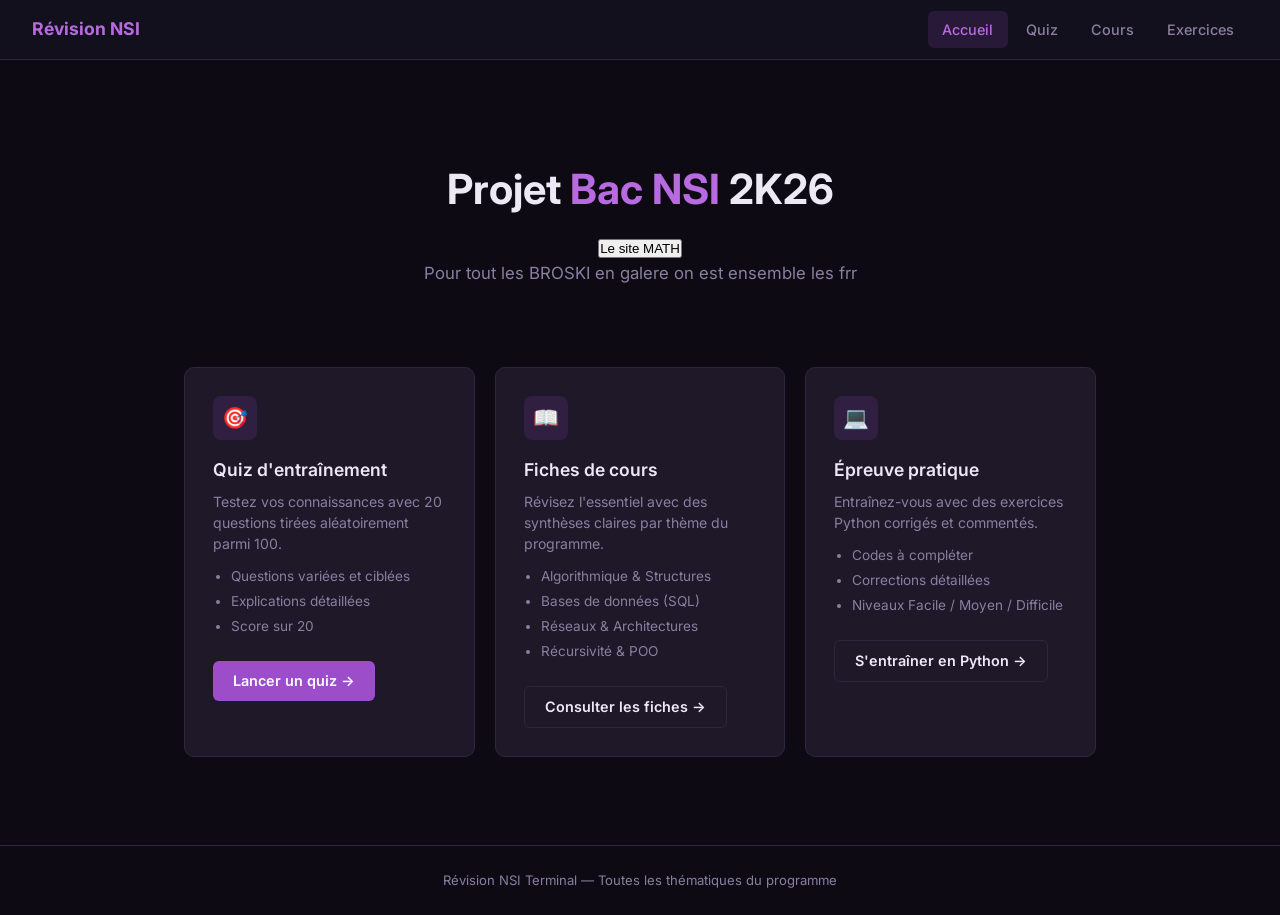
<file: index.html>
<!DOCTYPE html>
<html lang="fr">
<head>
  <meta charset="UTF-8" />
  <meta name="viewport" content="width=device-width, initial-scale=1.0" />
  <title>Révision NSI Terminal</title>
  <link rel="stylesheet" href="style.css" />
</head>
<body>
  <nav>
    <a class="nav-logo" href="index.html">Révision NSI</a>
    <div class="nav-links">
      <a href="index.html" class="active">Accueil</a>
      <a href="quiz.html">Quiz</a>
      <a href="cours.html">Cours</a>
      <a href="exercices.html">Exercices</a>
    </div>
  </nav>

  <div class="container">
    <div class="hero">
      <h1>Projet <span>Bac NSI</span> 2K26</h1>
      <a href="https://f216iras.github.io/BAC_MATH/">
      <button>Le site MATH</button>
      </a>
      <p>Pour tout les BROSKI en galere on est ensemble les frr</p>
    </div>

    <div class="cards">
      <a class="card" href="quiz.html">
        <div class="card-icon">🎯</div>
        <h2>Quiz d'entraînement</h2>
        <p>Testez vos connaissances avec 20 questions tirées aléatoirement parmi 100.</p>
        <ul>
          <li>Questions variées et ciblées</li>
          <li>Explications détaillées</li>
          <li>Score sur 20</li>
        </ul>
        <span class="btn" style="margin-top:1.25rem;display:inline-block">Lancer un quiz →</span>
      </a>

      <a class="card" href="cours.html">
        <div class="card-icon">📖</div>
        <h2>Fiches de cours</h2>
        <p>Révisez l'essentiel avec des synthèses claires par thème du programme.</p>
        <ul>
          <li>Algorithmique &amp; Structures</li>
          <li>Bases de données (SQL)</li>
          <li>Réseaux &amp; Architectures</li>
          <li>Récursivité &amp; POO</li>
        </ul>
        <span class="btn btn-outline" style="margin-top:1.25rem;display:inline-block">Consulter les fiches →</span>
      </a>

      <a class="card" href="exercices.html">
        <div class="card-icon">💻</div>
        <h2>Épreuve pratique</h2>
        <p>Entraînez-vous avec des exercices Python corrigés et commentés.</p>
        <ul>
          <li>Codes à compléter</li>
          <li>Corrections détaillées</li>
          <li>Niveaux Facile / Moyen / Difficile</li>
        </ul>
        <span class="btn btn-outline" style="margin-top:1.25rem;display:inline-block">S'entraîner en Python →</span>
      </a>
    </div>
  </div>

  <footer>Révision NSI Terminal — Toutes les thématiques du programme</footer>
</body>
</html>
</file>
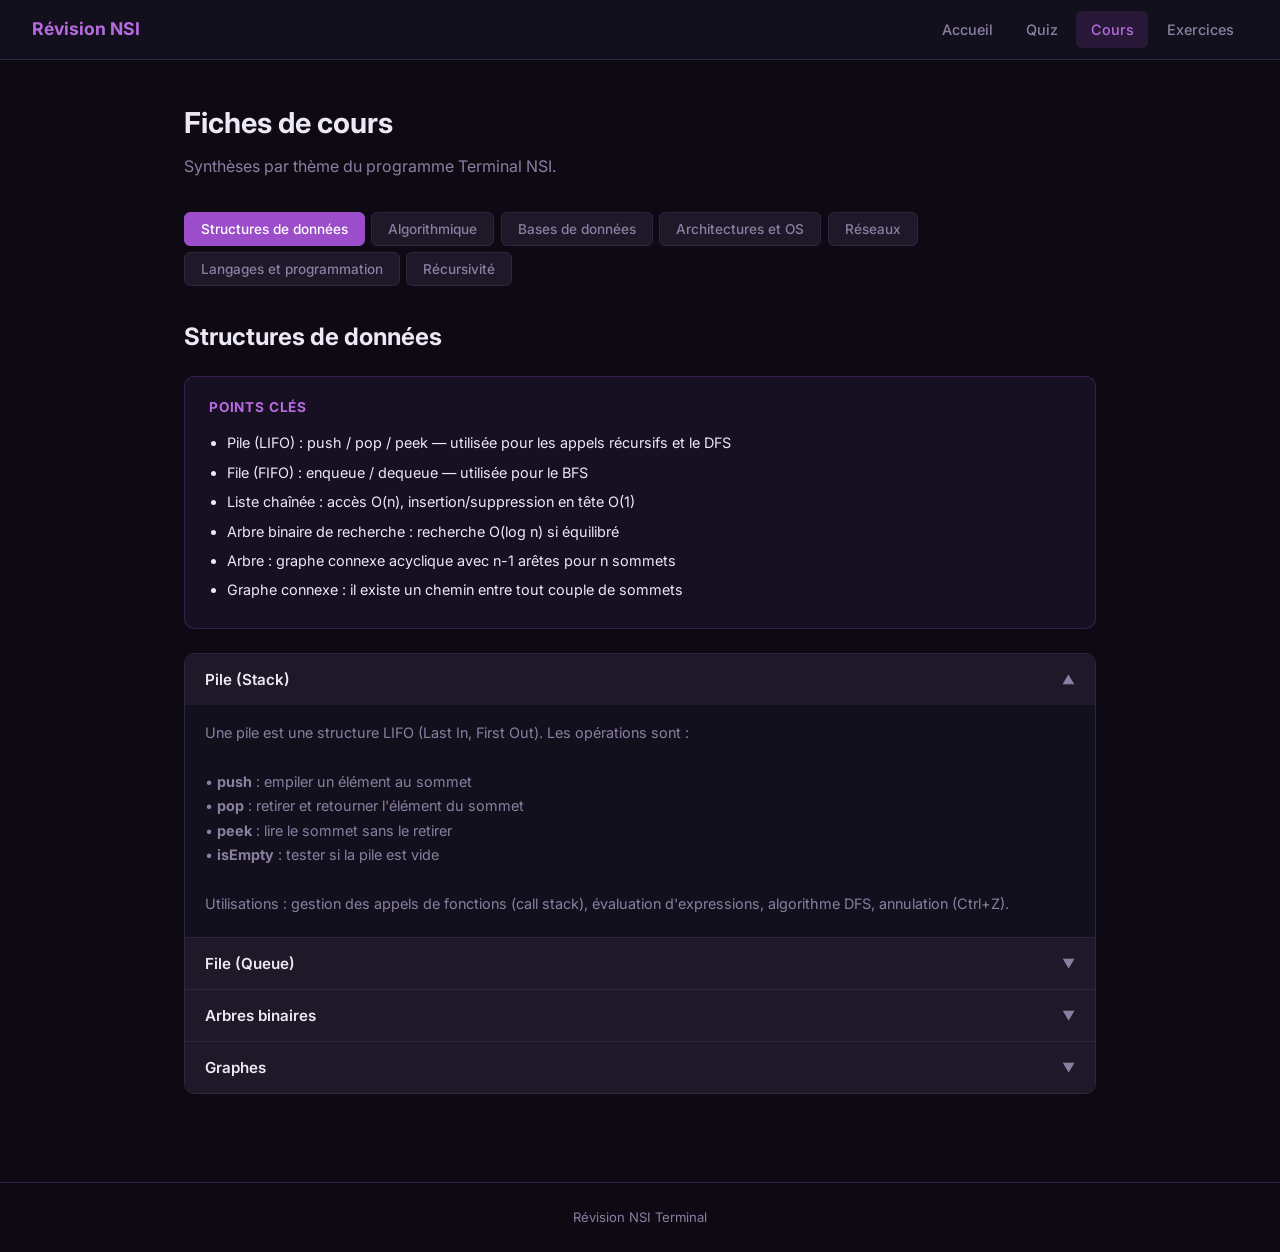
<file: cours.html>
<!DOCTYPE html>
<html lang="fr">
<head>
  <meta charset="UTF-8" />
  <meta name="viewport" content="width=device-width, initial-scale=1.0" />
  <title>Cours NSI</title>
  <link rel="stylesheet" href="style.css" />
</head>
<body>
  <nav>
    <a class="nav-logo" href="index.html">Révision NSI</a>
    <div class="nav-links">
      <a href="index.html">Accueil</a>
      <a href="quiz.html">Quiz</a>
      <a href="cours.html" class="active">Cours</a>
      <a href="exercices.html">Exercices</a>
    </div>
  </nav>

  <div class="container">
    <h1 style="font-size:1.8rem;font-weight:700;margin-bottom:0.5rem">Fiches de cours</h1>
    <p style="color:var(--muted);margin-bottom:2rem">Synthèses par thème du programme Terminal NSI.</p>

    <div class="tabs" id="tabs"></div>
    <div id="panels"></div>
  </div>

  <footer>Révision NSI Terminal</footer>

  <script>
    const COURS = [
      {
        id: "structures",
        titre: "Structures de données",
        points_cles: [
          "Pile (LIFO) : push / pop / peek — utilisée pour les appels récursifs et le DFS",
          "File (FIFO) : enqueue / dequeue — utilisée pour le BFS",
          "Liste chaînée : accès O(n), insertion/suppression en tête O(1)",
          "Arbre binaire de recherche : recherche O(log n) si équilibré",
          "Arbre : graphe connexe acyclique avec n-1 arêtes pour n sommets",
          "Graphe connexe : il existe un chemin entre tout couple de sommets"
        ],
        sections: [
          { titre: "Pile (Stack)", texte: "Une pile est une structure LIFO (Last In, First Out). Les opérations sont :<br><br>• <strong>push</strong> : empiler un élément au sommet<br>• <strong>pop</strong> : retirer et retourner l'élément du sommet<br>• <strong>peek</strong> : lire le sommet sans le retirer<br>• <strong>isEmpty</strong> : tester si la pile est vide<br><br>Utilisations : gestion des appels de fonctions (call stack), évaluation d'expressions, algorithme DFS, annulation (Ctrl+Z)." },
          { titre: "File (Queue)", texte: "Une file est une structure FIFO (First In, First Out). Les opérations sont :<br><br>• <strong>enqueue</strong> : enfiler un élément en queue<br>• <strong>dequeue</strong> : défiler l'élément en tête<br>• <strong>front</strong> : lire la tête sans la retirer<br><br>Utilisations : parcours en largeur (BFS), files d'attente, impression." },
          { titre: "Arbres binaires", texte: "Un arbre est un graphe connexe et acyclique. Propriétés :<br><br>• La <strong>racine</strong> est le seul noeud sans parent<br>• Les <strong>feuilles</strong> sont les noeuds sans enfants<br>• La <strong>hauteur</strong> = longueur du plus long chemin racine→feuille (0 si seule la racine)<br>• Un arbre à n sommets a exactement <strong>n−1 arêtes</strong><br><br><strong>ABR (Arbre Binaire de Recherche)</strong> : pour chaque noeud, le sous-arbre gauche contient des valeurs inférieures et le sous-arbre droit des valeurs supérieures. Recherche : O(log n) si équilibré, O(n) dans le pire cas.<br><br><strong>Parcours DFS</strong> : préfixe (racine, G, D), infixe (G, racine, D — donne l'ordre croissant dans un ABR), postfixe (G, D, racine)." },
          { titre: "Graphes", texte: "Un graphe G = (V, E) : V = sommets, E = arêtes.<br><br>• <strong>Orienté (digraphe)</strong> : les arêtes ont une direction<br>• <strong>Pondéré</strong> : chaque arête a un poids<br>• <strong>Connexe</strong> : tout couple de sommets est relié par un chemin<br>• <strong>Acyclique</strong> : sans cycle<br><br>Représentations : matrice d'adjacence (O(n²) espace), liste d'adjacence (O(n+m) espace).<br><br>Algorithmes :<br>• <strong>BFS</strong> (file) : plus court chemin non pondéré, O(V+E)<br>• <strong>DFS</strong> (pile/récursion) : détection de cycles, tri topologique, O(V+E)<br>• <strong>Dijkstra</strong> : plus courts chemins (poids positifs), O((V+E) log V)<br>• <strong>Bellman-Ford</strong> : poids négatifs autorisés, O(V·E)<br>• <strong>Kruskal / Prim</strong> : arbre couvrant minimal" }
        ]
      },
      {
        id: "algo",
        titre: "Algorithmique",
        points_cles: [
          "O(1) < O(log n) < O(n) < O(n log n) < O(n²) < O(2^n)",
          "Diviser pour régner : diviser → résoudre récursivement → combiner",
          "Tri fusion : O(n log n) dans tous les cas, stable",
          "Tri rapide : O(n log n) en moyenne, O(n²) dans le pire cas",
          "Programmation dynamique : mémoïsation + sous-structure optimale",
          "Invariant de boucle : propriété vraie à chaque itération"
        ],
        sections: [
          { titre: "Complexité algorithmique", texte: "La complexité mesure l'évolution du temps (ou mémoire) en fonction de la taille n de l'entrée.<br><br>• <strong>O(1)</strong> : constant — accès à un tableau par index<br>• <strong>O(log n)</strong> : logarithmique — recherche dichotomique<br>• <strong>O(n)</strong> : linéaire — parcours d'une liste<br>• <strong>O(n log n)</strong> : tri fusion, tri rapide (moyen)<br>• <strong>O(n²)</strong> : tri bulles, tri sélection, tri insertion (pire cas)<br>• <strong>O(2^n)</strong> : Fibonacci naïf, sous-ensembles<br><br>On s'intéresse au <strong>pire cas</strong> pour garantir une borne supérieure." },
          { titre: "Diviser pour régner", texte: "Principe en 3 étapes :<br>1. <strong>Diviser</strong> : découper le problème en sous-problèmes de même nature mais plus petits<br>2. <strong>Résoudre</strong> : traiter chaque sous-problème récursivement<br>3. <strong>Combiner</strong> : fusionner les solutions<br><br>Exemples :<br>• <strong>Tri fusion</strong> : diviser en deux moitiés, trier chacune, fusionner → O(n log n)<br>• <strong>Tri rapide</strong> : partitionner autour d'un pivot → O(n log n) en moyenne<br>• <strong>Recherche dichotomique</strong> : diviser l'espace par 2 → O(log n)" },
          { titre: "Programmation dynamique", texte: "Applicable quand :<br>• <strong>Sous-structure optimale</strong> : la solution optimale est composée de solutions optimales de sous-problèmes<br>• <strong>Sous-problèmes chevauchants</strong> : les mêmes sous-problèmes sont résolus plusieurs fois<br><br>Approches :<br>• <strong>Mémoïsation (top-down)</strong> : récursion + cache des résultats<br>• <strong>Tabulation (bottom-up)</strong> : remplir un tableau itérativement<br><br>Exemples : Fibonacci, sac à dos 0/1, plus longue sous-séquence commune (LCS).<br><br>Fibonacci naïf : O(2^n) → avec PD : O(n)" },
          { titre: "Prouver un algorithme", texte: "<strong>Invariant de boucle</strong> : propriété P vraie :<br>• <em>Initialisation</em> : avant la 1ère itération<br>• <em>Conservation</em> : si P vraie avant l'itération i, elle est vraie avant l'itération i+1<br>• <em>Terminaison</em> : quand la boucle se termine, P donne le résultat correct<br><br><strong>Terminaison</strong> : montrer qu'une quantité entière positive (variant de boucle) décroît strictement à chaque itération." }
        ]
      },
      {
        id: "bdd",
        titre: "Bases de données",
        points_cles: [
          "Modèle relationnel : tables (relations), colonnes (attributs), lignes (tuples)",
          "Clé primaire : identifiant unique, jamais NULL",
          "Clé étrangère : référence la clé primaire d'une autre table",
          "ACID : Atomicité, Cohérence, Isolation, Durabilité",
          "WHERE filtre les lignes — GROUP BY regroupe — HAVING filtre les groupes",
          "JOIN combine des lignes de plusieurs tables"
        ],
        sections: [
          { titre: "Modèle relationnel", texte: "Une base relationnelle organise les données en <strong>tables</strong> (relations). Chaque table a :<br>• Des <strong>attributs</strong> (colonnes) avec un type et des contraintes<br>• Des <strong>tuples</strong> (lignes / enregistrements)<br>• Une <strong>clé primaire</strong> : ensemble minimal d'attributs qui identifie uniquement chaque tuple (jamais NULL)<br>• Des <strong>clés étrangères</strong> : attributs qui référencent la clé primaire d'une autre table<br><br>Contraintes d'intégrité : PRIMARY KEY, FOREIGN KEY, NOT NULL, UNIQUE, CHECK." },
          { titre: "SQL essentiel", texte: "<strong>Sélection :</strong><br><code>SELECT col1, col2 FROM table WHERE condition ORDER BY col ASC/DESC LIMIT n;</code><br><br><strong>Fonctions d'agrégation :</strong> COUNT(*), SUM(col), AVG(col), MAX(col), MIN(col)<br><br><strong>Regroupement :</strong><br><code>SELECT classe, COUNT(*) FROM eleves GROUP BY classe HAVING COUNT(*) > 10;</code><br><br><strong>Jointure :</strong><br><code>SELECT e.nom, c.intitule FROM eleves e JOIN cours c ON e.cours_id = c.id;</code><br><br>Types de JOIN : INNER JOIN (intersection), LEFT JOIN (tous de gauche), FULL OUTER JOIN (tous des deux).<br><br><strong>Modification :</strong><br><code>INSERT INTO table (col) VALUES (val);</code><br><code>UPDATE table SET col = val WHERE condition;</code><br><code>DELETE FROM table WHERE condition;</code>" },
          { titre: "Transactions et ACID", texte: "Une <strong>transaction</strong> regroupe des opérations qui forment une unité indivisible :<br><br><code>BEGIN;</code><br><code>  UPDATE comptes SET solde = solde - 100 WHERE id = 1;</code><br><code>  UPDATE comptes SET solde = solde + 100 WHERE id = 2;</code><br><code>COMMIT;  -- ou ROLLBACK si erreur</code><br><br><strong>Propriétés ACID :</strong><br>• <strong>A</strong>tomicité : tout ou rien<br>• <strong>C</strong>ohérence : la base passe d'un état valide à un autre<br>• <strong>I</strong>solation : les transactions concurrentes ne s'interfèrent pas<br>• <strong>D</strong>urabilité : une transaction validée est persistée même en cas de panne" }
        ]
      },
      {
        id: "archi",
        titre: "Architectures et OS",
        points_cles: [
          "Modèle Von Neumann : UAL + UC + Mémoire centrale + E/S",
          "Processus : programme en exécution (PCB, états : prêt / actif / bloqué)",
          "Ordonnanceur : décide quel processus obtient le CPU",
          "Deadlock : processus A attend ressource de B, B attend ressource de A",
          "1 Ko = 1024 octets = 2^10 octets, 1 octet = 8 bits",
          "Complément à 2 : représentation des entiers négatifs en binaire"
        ],
        sections: [
          { titre: "Architecture Von Neumann", texte: "Les ordinateurs modernes sont basés sur ce modèle (1945) :<br><br>• <strong>UAL</strong> (Unité Arithmétique et Logique) : effectue les calculs et opérations logiques<br>• <strong>UC</strong> (Unité de Contrôle) : décode et coordonne l'exécution des instructions<br>• <strong>Mémoire centrale</strong> : stocke les programmes et données en cours d'exécution<br>• <strong>E/S</strong> (Entrées/Sorties) : communication avec l'extérieur (clavier, écran, disque…)<br>• <strong>Bus</strong> : canal de communication entre ces composants<br><br>Les registres (dans le CPU) sont la mémoire la plus rapide mais la plus limitée. La hiérarchie : Registres > Cache L1/L2/L3 > RAM > Disque." },
          { titre: "Processus et ordonnancement", texte: "Un <strong>processus</strong> = programme en cours d'exécution. Le <strong>PCB</strong> (Process Control Block) stocke : PID, état, valeur des registres, espace mémoire, fichiers ouverts.<br><br><strong>États d'un processus :</strong><br>• <strong>Prêt</strong> : attend le CPU<br>• <strong>Actif</strong> : s'exécute sur le CPU<br>• <strong>Bloqué</strong> : attend une ressource (E/S, verrou)<br><br><strong>Ordonnancement</strong> : FIFO, Round Robin (quantum de temps), Priorité.<br><br><strong>Thread</strong> = fil d'exécution léger qui partage l'espace mémoire du processus.<br><br><strong>Deadlock</strong> : situation où des processus s'attendent mutuellement indéfiniment (cycle d'attente de ressources)." },
          { titre: "Systèmes de numération", texte: "<strong>Conversions :</strong><br>• Décimal → Binaire : diviser successivement par 2, lire les restes à rebours<br>• 13 = 8+4+1 = <strong>1101</strong> en binaire<br>• Binaire → Hexadécimal : groupes de 4 bits → 1 chiffre hex (0-9, A-F)<br>• FF hex = 15×16 + 15 = <strong>255</strong> en décimal<br><br><strong>Tailles :</strong> 1 bit = 0 ou 1 | 1 octet = 8 bits | 1 Ko = 1024 octets | 1 Mo = 1024 Ko | 1 Go = 1024 Mo<br><br><strong>Complément à 2</strong> (entiers négatifs sur n bits) : inverser tous les bits puis ajouter 1.<br>Ex : -5 sur 8 bits → NOT(00000101) + 1 = 11111010 + 1 = <strong>11111011</strong>" }
        ]
      },
      {
        id: "reseaux",
        titre: "Réseaux",
        points_cles: [
          "Modèle OSI : 7 couches — Physique (1) à Application (7)",
          "TCP : orienté connexion, fiable | UDP : sans connexion, rapide",
          "Adresses privées : 10.x.x.x, 172.16-31.x.x, 192.168.x.x",
          "HTTPS = HTTP + TLS (port 443) | HTTP = port 80",
          "DNS : traduit les noms de domaine en adresses IP",
          "/24 = 255.255.255.0 — laisse 8 bits pour les hôtes (254 adresses)"
        ],
        sections: [
          { titre: "Modèle OSI et protocoles", texte: "Le modèle OSI a 7 couches :<br>7. <strong>Application</strong> : HTTP, HTTPS, FTP, SMTP, DNS<br>6. <strong>Présentation</strong> : chiffrement, compression<br>5. <strong>Session</strong> : gestion des sessions<br>4. <strong>Transport</strong> : TCP, UDP (ports)<br>3. <strong>Réseau</strong> : IP, ICMP, routage<br>2. <strong>Liaison</strong> : Ethernet, WiFi, MAC<br>1. <strong>Physique</strong> : câbles, signaux<br><br><strong>TCP</strong> (Transmission Control Protocol) : établit une connexion (3-way handshake), garantit l'ordre et la livraison, contrôle de flux. Utilisé pour : HTTP, email.<br><br><strong>UDP</strong> (User Datagram Protocol) : sans connexion, pas de garantie. Utilisé pour : DNS, streaming, jeux en ligne." },
          { titre: "Adressage IP", texte: "<strong>IPv4</strong> : 32 bits, 4 octets séparés par des points (ex: 192.168.1.1).<br><br><strong>Masque de sous-réseau</strong> : sépare la partie réseau (fixe) de la partie hôte (variable).<br>/24 → 255.255.255.0 → 254 hôtes possibles (2^8 - 2)<br>/16 → 255.255.0.0 → 65534 hôtes<br><br><strong>Adresses réservées (RFC 1918) :</strong><br>• 10.0.0.0/8<br>• 172.16.0.0/12<br>• 192.168.0.0/16<br><br>• 127.0.0.1 = loopback (localhost)<br>• Adresse de broadcast : tous les bits hôte à 1<br><br><strong>IPv6</strong> : 128 bits, notation hexadécimale (ex: 2001:db8::1)" },
          { titre: "Sécurité réseau", texte: "<strong>HTTPS</strong> = HTTP + TLS (Transport Layer Security). TLS assure :<br>• <strong>Confidentialité</strong> : chiffrement des données<br>• <strong>Intégrité</strong> : détection des modifications<br>• <strong>Authentification</strong> : vérification du serveur (certificat)<br><br><strong>Chiffrement symétrique</strong> (AES) : même clé pour chiffrer/déchiffrer → rapide.<br><strong>Chiffrement asymétrique</strong> (RSA) : clé publique (chiffrement) + clé privée (déchiffrement) → échange de clés.<br><br><strong>Pare-feu</strong> : filtre le trafic selon des règles (IP source/destination, port, protocole).<br><br><strong>DNS</strong> : système hiérarchique de résolution de noms. La commande <code>ping</code> teste la connectivité (ICMP). <code>traceroute</code> affiche le chemin réseau." }
        ]
      },
      {
        id: "prog",
        titre: "Langages et programmation",
        points_cles: [
          "Python : typage dynamique, interprété, tout est objet",
          "POO : Encapsulation, Héritage, Polymorphisme, Abstraction (HEPA)",
          "try/except/else/finally pour la gestion des exceptions",
          "Liste [] mutable | Tuple () immuable | Dict {} clé:valeur | Set {} unique",
          "Paradigmes : impératif, fonctionnel, orienté objet",
          "Lambda : fonction anonyme en une ligne"
        ],
        sections: [
          { titre: "Python essentiel", texte: "<strong>Structures de données :</strong><br>• <code>list</code> [] : ordonnée, mutable, doublons autorisés<br>• <code>tuple</code> () : ordonnée, immuable<br>• <code>dict</code> {} : clé→valeur, clés uniques, ordonnée (Python 3.7+)<br>• <code>set</code> {} : non ordonnée, sans doublons<br><br><strong>Fonctions utiles :</strong> len(), range(), enumerate(), zip(), map(), filter(), sorted(), reversed()<br><br><strong>Compréhension de liste :</strong><br><code>[x**2 for x in range(10) if x % 2 == 0]</code><br><br><strong>Slicing :</strong> <code>L[début:fin:pas]</code> — <code>L[::-1]</code> inverse la séquence<br><br><strong>Lambda :</strong> <code>f = lambda x, y: x + y</code>" },
          { titre: "Programmation Orientée Objet", texte: "<strong>4 piliers :</strong><br>• <strong>Encapsulation</strong> : regrouper données et méthodes, protéger l'état interne (<code>__attribut</code>)<br>• <strong>Héritage</strong> : une classe fille réutilise le code d'une classe parente<br>• <strong>Polymorphisme</strong> : même interface, comportements différents selon la classe<br>• <strong>Abstraction</strong> : exposer uniquement ce qui est nécessaire<br><br><strong>Syntaxe Python :</strong><br><code>class Animal:</code><br><code>&nbsp;&nbsp;def __init__(self, nom):</code><br><code>&nbsp;&nbsp;&nbsp;&nbsp;self.nom = nom</code><br><code>&nbsp;&nbsp;def parler(self): pass</code><br><br><code>class Chien(Animal):</code><br><code>&nbsp;&nbsp;def parler(self): return 'Waf!'</code><br><br><code>super().__init__(nom)</code> — appeler le constructeur parent" },
          { titre: "Gestion des exceptions", texte: "<strong>Structure try/except :</strong><br><code>try:</code><br><code>&nbsp;&nbsp;résultat = 10 / x</code><br><code>except ZeroDivisionError:</code><br><code>&nbsp;&nbsp;print('Division par zéro')</code><br><code>except (TypeError, ValueError) as e:</code><br><code>&nbsp;&nbsp;print(f'Erreur : {e}')</code><br><code>else:</code><br><code>&nbsp;&nbsp;print('Succès !')  # si pas d'exception</code><br><code>finally:</code><br><code>&nbsp;&nbsp;print('Toujours exécuté')</code><br><br>Exceptions courantes : <code>ValueError</code>, <code>TypeError</code>, <code>IndexError</code>, <code>KeyError</code>, <code>FileNotFoundError</code>, <code>RecursionError</code><br><br>Lever une exception : <code>raise ValueError('message')</code>" }
        ]
      },
      {
        id: "recursivite",
        titre: "Récursivité",
        points_cles: [
          "Cas de base obligatoire (condition d'arrêt)",
          "L'appel récursif doit se rapprocher du cas de base",
          "Stack overflow si profondeur > 1000 (sys.getrecursionlimit())",
          "Fibonacci naïf : O(2^n) → avec mémoïsation : O(n)",
          "Chaque appel empile un nouveau frame sur la call stack",
          "Récursion et itération sont équivalentes en puissance"
        ],
        sections: [
          { titre: "Principes fondamentaux", texte: "Une fonction récursive <strong>s'appelle elle-même</strong>. Elle doit obligatoirement avoir :<br><br>1. <strong>Un cas de base</strong> : condition d'arrêt qui retourne un résultat directement<br>2. <strong>Un appel récursif</strong> : sur une instance strictement plus petite du problème<br><br>À chaque appel, un nouveau <strong>frame</strong> (contexte d'exécution) est empilé sur la <strong>call stack</strong> avec les variables locales. Quand le cas de base est atteint, les frames se dépilent et les résultats remontent.<br><br>Si la profondeur dépasse <code>sys.getrecursionlimit()</code> (1000 par défaut) : <strong>RecursionError</strong>." },
          { titre: "Exemples fondamentaux", texte: "<strong>Factorielle :</strong><br><code>def fact(n):</code><br><code>&nbsp;&nbsp;if n == 0: return 1  # cas de base</code><br><code>&nbsp;&nbsp;return n * fact(n-1)  # appel récursif</code><br><br><strong>Fibonacci (naïf — O(2^n)) :</strong><br><code>def fib(n):</code><br><code>&nbsp;&nbsp;if n <= 1: return n</code><br><code>&nbsp;&nbsp;return fib(n-1) + fib(n-2)</code><br><br><strong>Fibonacci (avec mémoïsation — O(n)) :</strong><br><code>from functools import lru_cache</code><br><code>@lru_cache(maxsize=None)</code><br><code>def fib(n):</code><br><code>&nbsp;&nbsp;if n <= 1: return n</code><br><code>&nbsp;&nbsp;return fib(n-1) + fib(n-2)</code><br><br><strong>Tours de Hanoï :</strong><br><code>def hanoi(n, source, cible, auxiliaire):</code><br><code>&nbsp;&nbsp;if n == 0: return</code><br><code>&nbsp;&nbsp;hanoi(n-1, source, auxiliaire, cible)</code><br><code>&nbsp;&nbsp;print(f'Déplacer {source} → {cible}')</code><br><code>&nbsp;&nbsp;hanoi(n-1, auxiliaire, cible, source)</code>" },
          { titre: "Optimisation et limites", texte: "<strong>Récursion vs Itération</strong> : équivalentes en puissance de calcul. Tout algorithme récursif peut être converti en itératif (avec une pile explicite si nécessaire).<br><br><strong>Mémoïsation (top-down)</strong> : stocker les résultats déjà calculés.<br><code>from functools import lru_cache</code> — décorateur Python intégré.<br><br><strong>Tabulation (bottom-up)</strong> : remplir un tableau de la base vers le haut.<br>Ex: Fibonacci itératif en O(n) avec O(1) espace :<br><code>a, b = 0, 1</code><br><code>for _ in range(n): a, b = b, a+b</code><br><br><strong>Récursion terminale (tail call)</strong> : l'appel récursif est la dernière opération. Certains langages l'optimisent (Python ne le fait pas par défaut).<br><br><strong>Récursion mutuelle</strong> : A appelle B et B appelle A (ex: isEven/isOdd)." }
        ]
      }
    ];

    const tabsEl = document.getElementById('tabs');
    const panelsEl = document.getElementById('panels');

    COURS.forEach((c, i) => {
      const btn = document.createElement('button');
      btn.className = 'tab-btn' + (i === 0 ? ' active' : '');
      btn.textContent = c.titre;
      btn.onclick = () => switchTab(c.id);
      tabsEl.appendChild(btn);

      const panel = document.createElement('div');
      panel.id = 'panel-' + c.id;
      panel.className = 'cours-panel' + (i === 0 ? ' active' : '');

      const ptsHtml = c.points_cles.map(p => `<li>${p}</li>`).join('');
      const sectionsHtml = c.sections.map(s => `
        <div class="accordion-item">
          <button class="accordion-btn" onclick="toggleAccordion(this)">
            ${s.titre}
            <span class="arrow">▼</span>
          </button>
          <div class="accordion-content">${s.texte}</div>
        </div>
      `).join('');

      panel.innerHTML = `
        <div class="cours-title">${c.titre}</div>
        <div class="points-cles">
          <h3>Points clés</h3>
          <ul>${ptsHtml}</ul>
        </div>
        <div class="accordion">${sectionsHtml}</div>
      `;
      panelsEl.appendChild(panel);
    });

    function switchTab(id) {
      document.querySelectorAll('.tab-btn').forEach((b, i) => {
        b.classList.toggle('active', COURS[i].id === id);
      });
      document.querySelectorAll('.cours-panel').forEach(p => {
        p.classList.toggle('active', p.id === 'panel-' + id);
      });
    }

    function toggleAccordion(btn) {
      const content = btn.nextElementSibling;
      const isOpen = content.classList.contains('open');
      btn.classList.toggle('open', !isOpen);
      content.classList.toggle('open', !isOpen);
    }

    document.querySelector('.accordion-btn').click();
  </script>
</body>
</html>
</file>
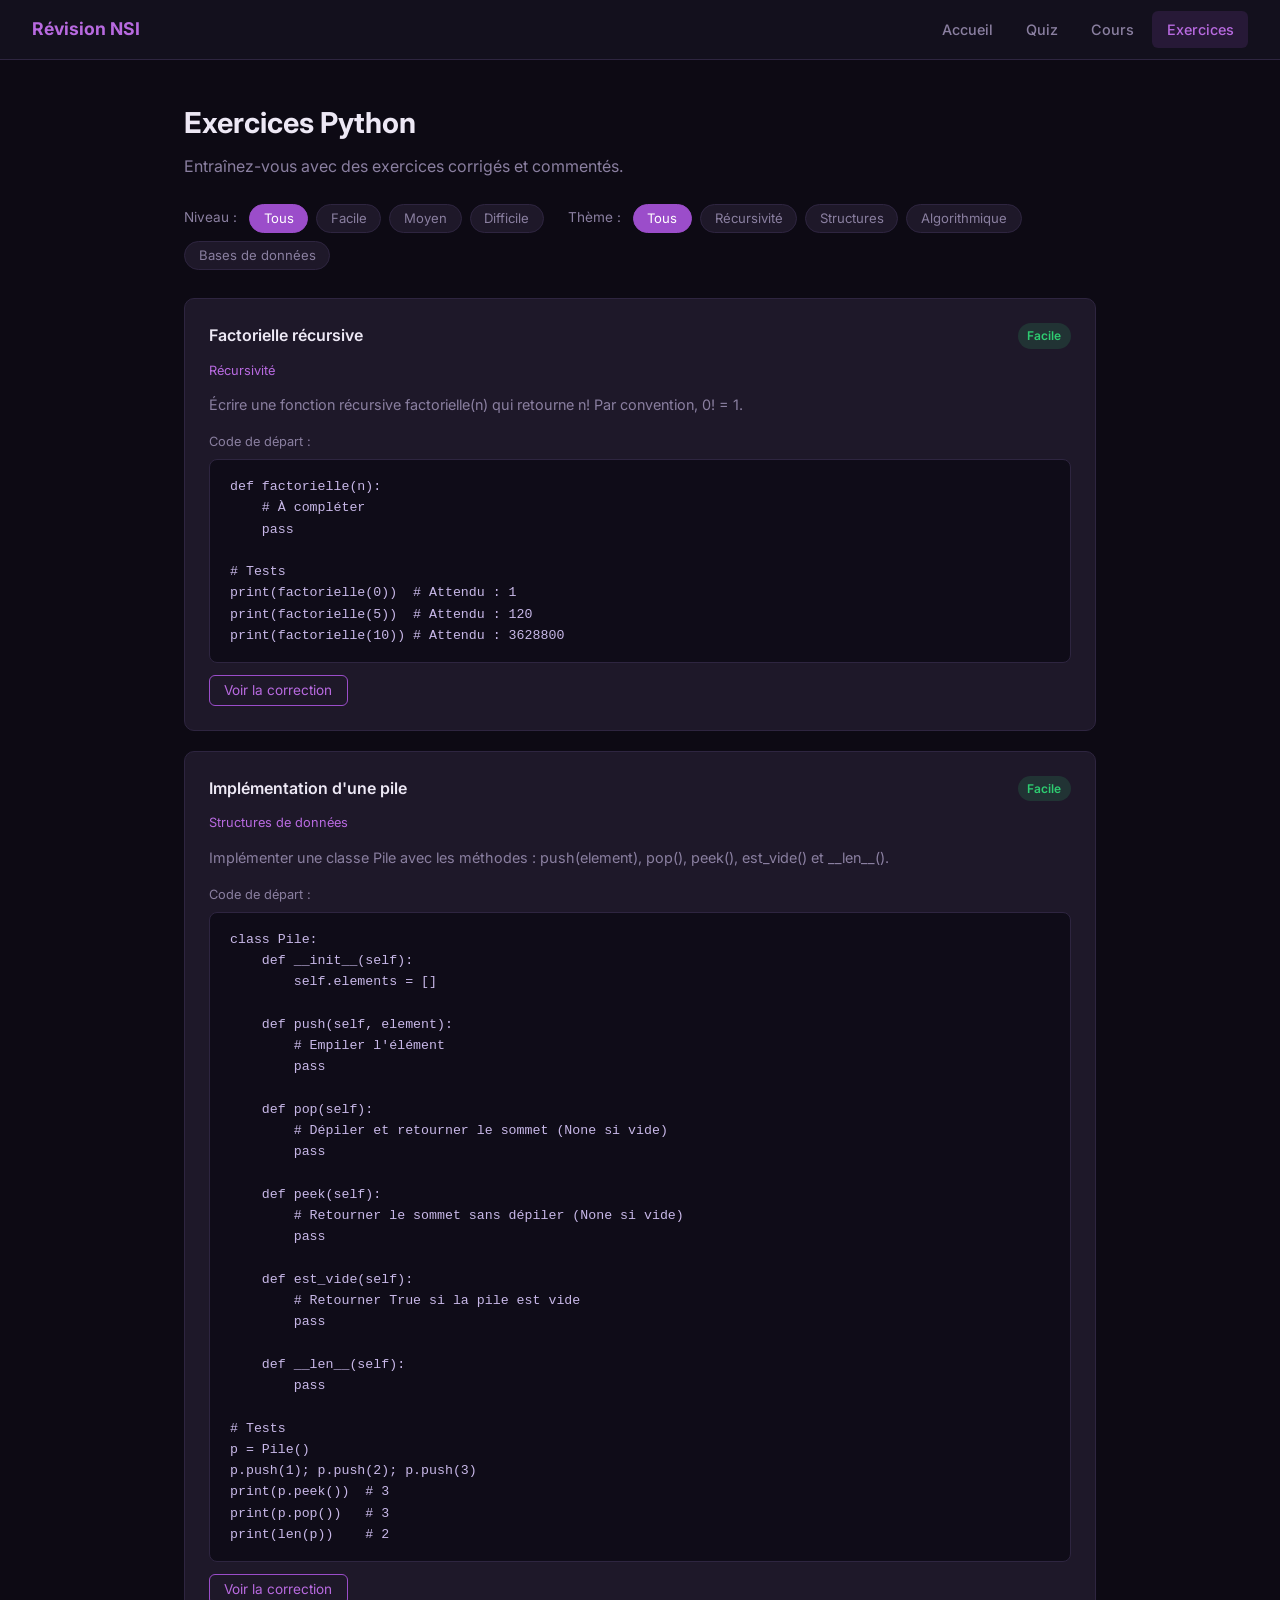
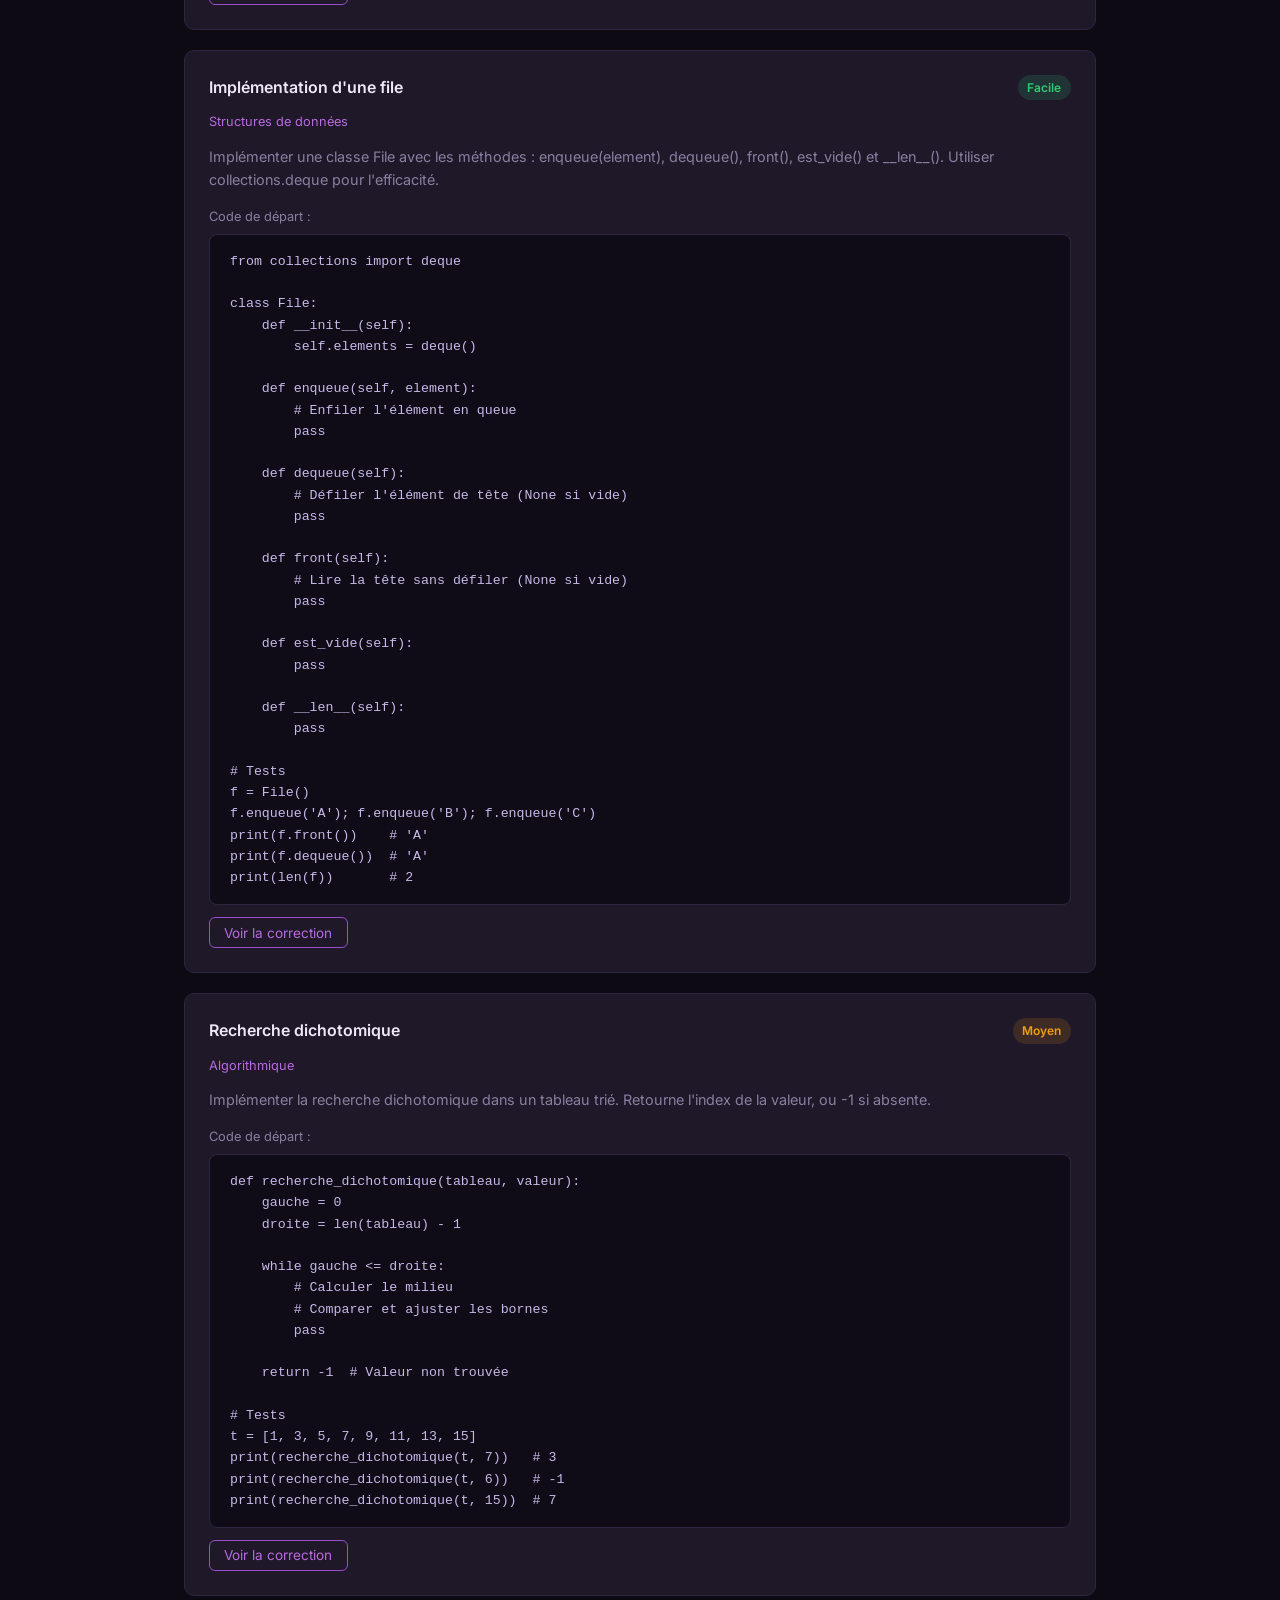
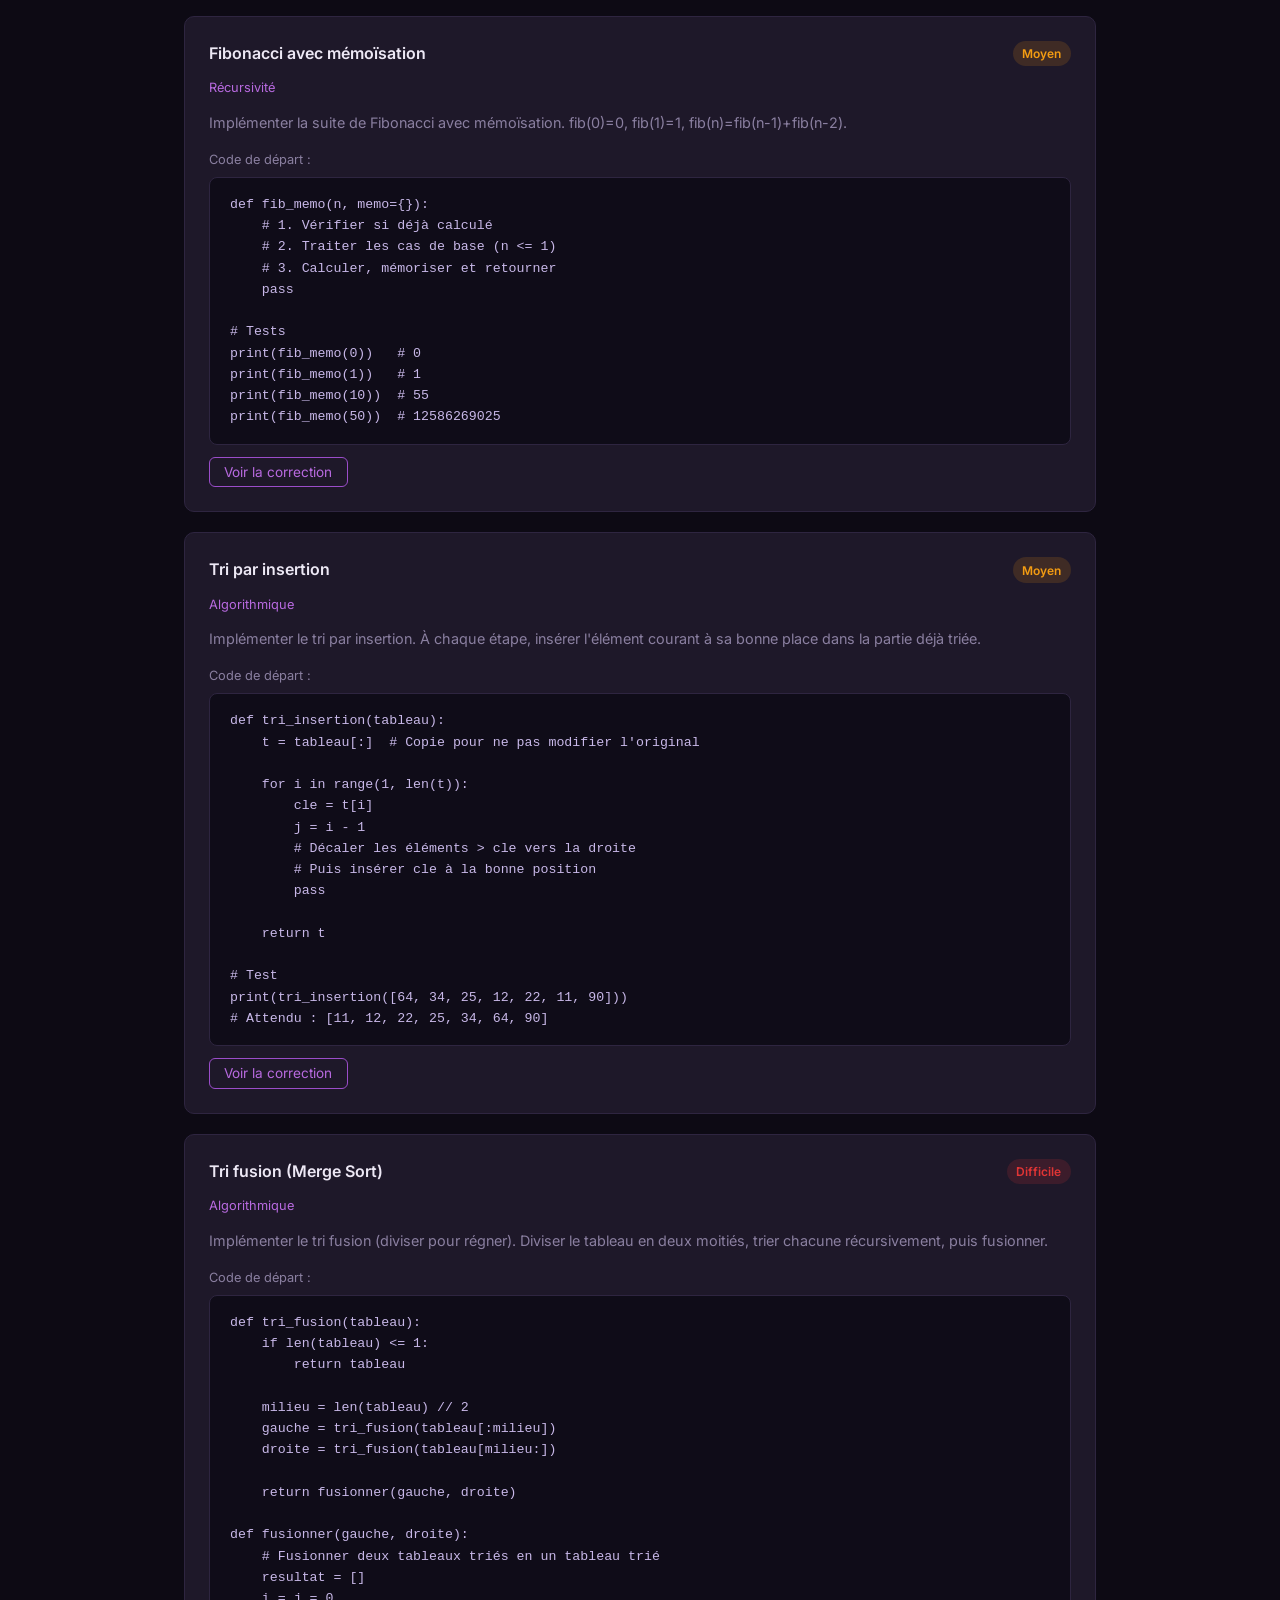
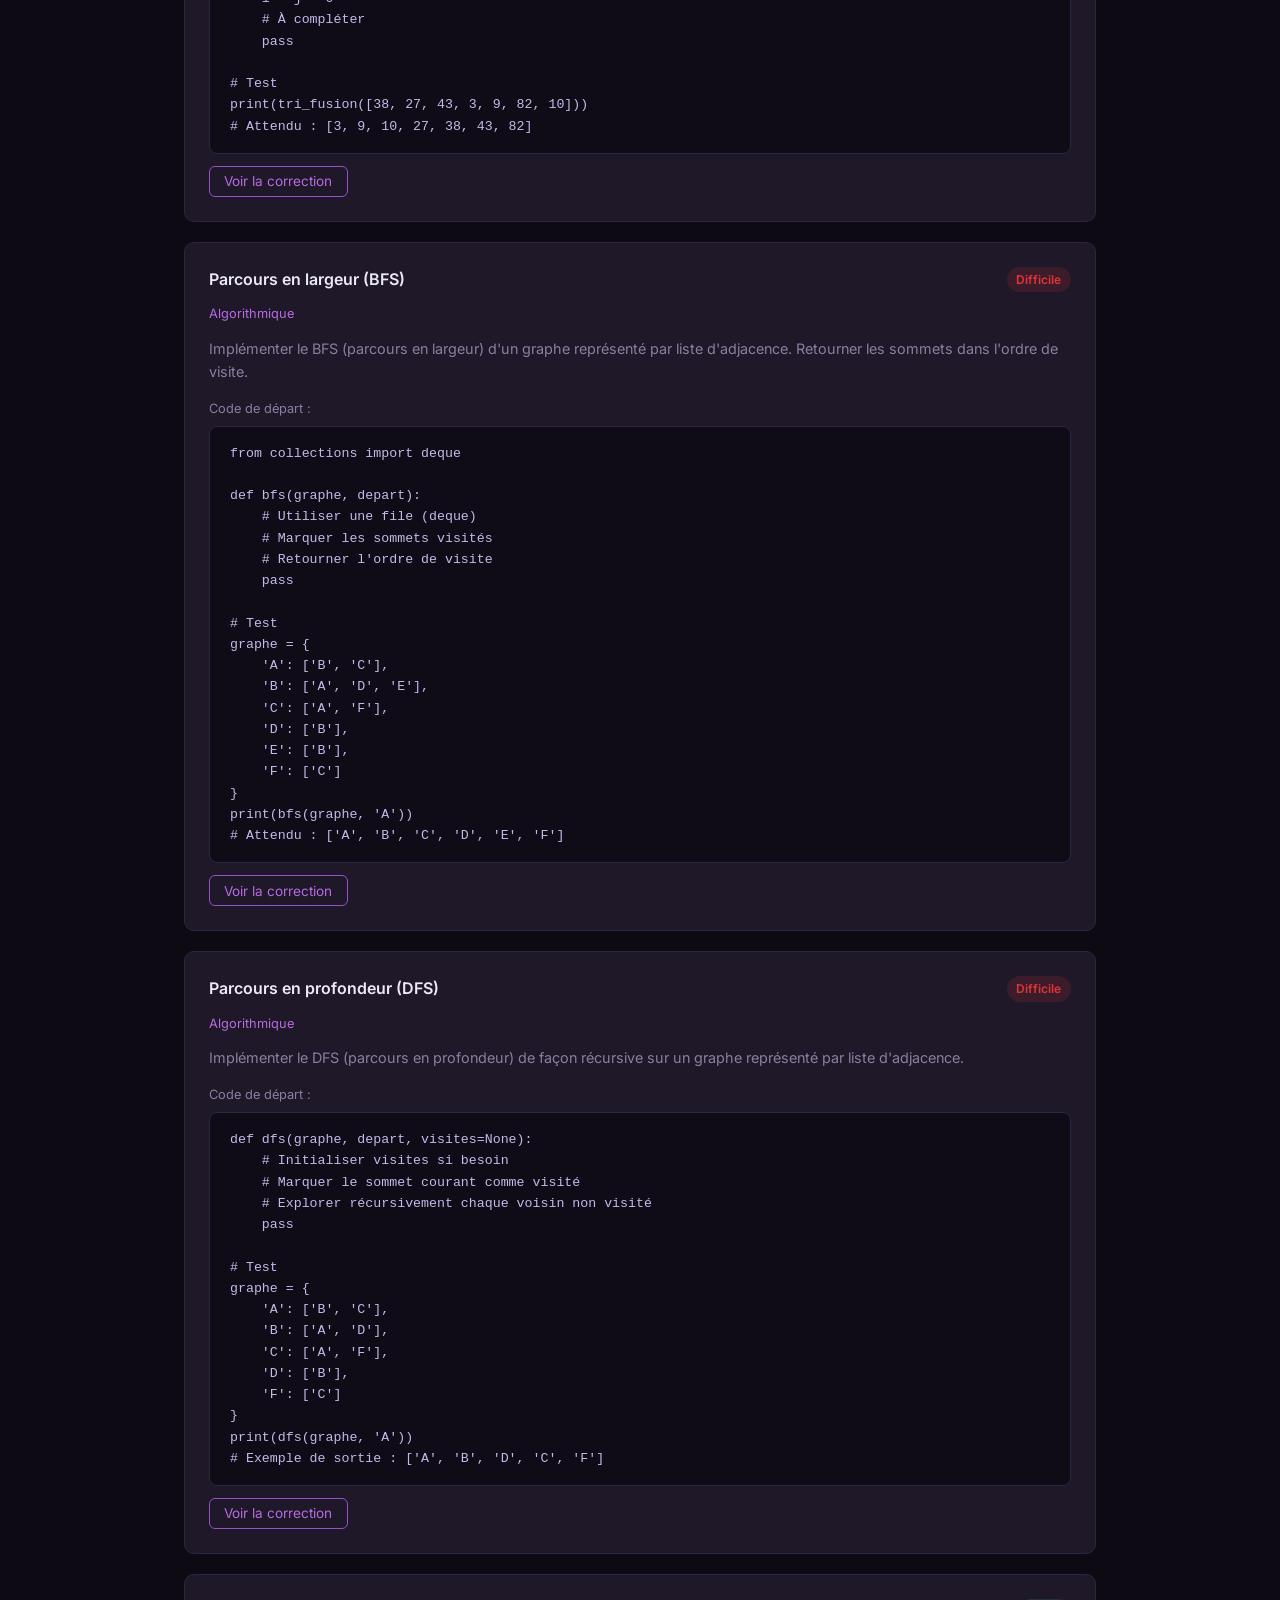
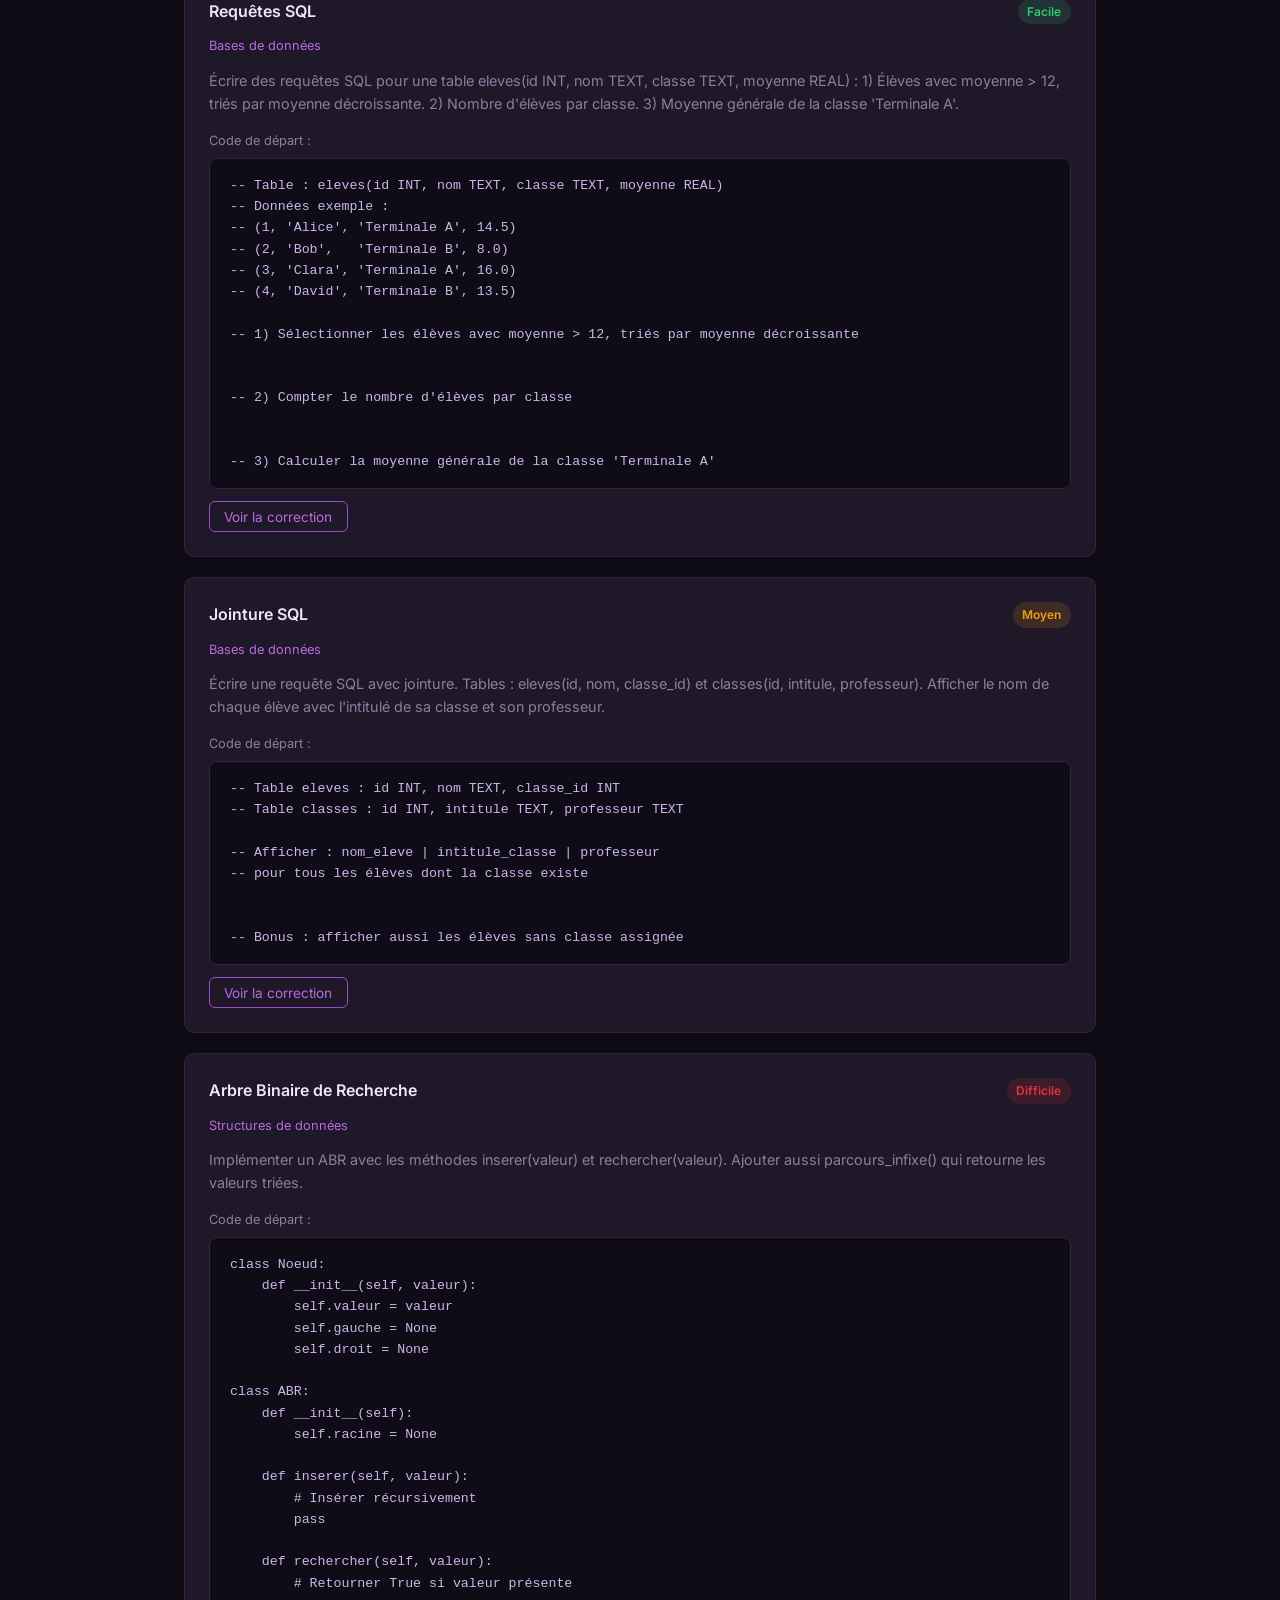
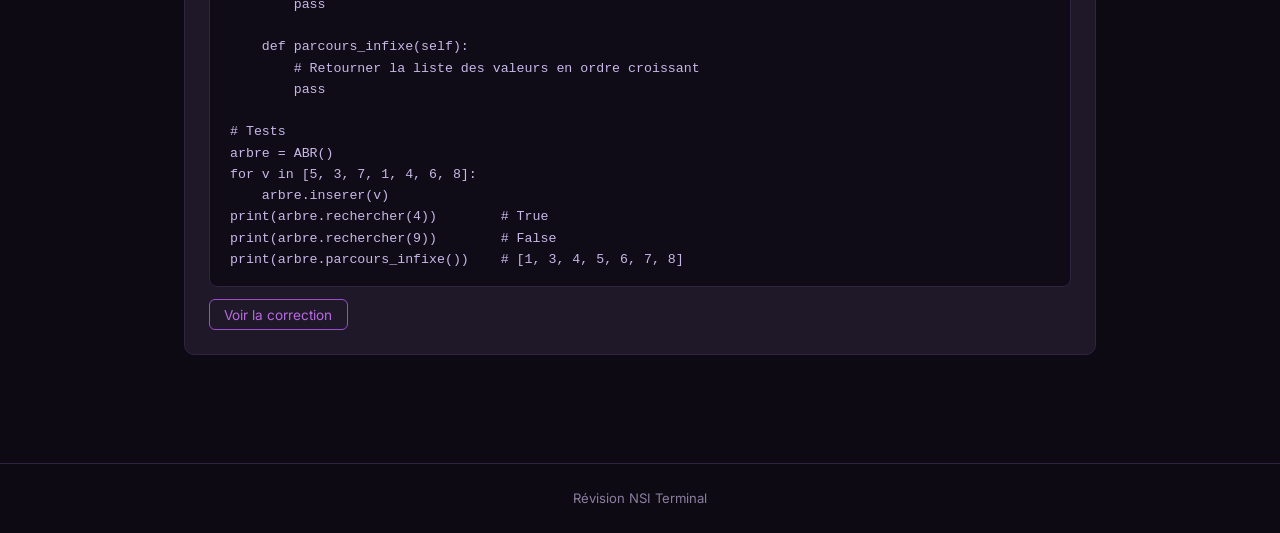
<file: exercices.html>
<!DOCTYPE html>
<html lang="fr">
<head>
  <meta charset="UTF-8" />
  <meta name="viewport" content="width=device-width, initial-scale=1.0" />
  <title>Exercices NSI</title>
  <link rel="stylesheet" href="style.css" />
</head>
<body>
  <nav>
    <a class="nav-logo" href="index.html">Révision NSI</a>
    <div class="nav-links">
      <a href="index.html">Accueil</a>
      <a href="quiz.html">Quiz</a>
      <a href="cours.html">Cours</a>
      <a href="exercices.html" class="active">Exercices</a>
    </div>
  </nav>

  <div class="container">
    <h1 style="font-size:1.8rem;font-weight:700;margin-bottom:0.5rem">Exercices Python</h1>
    <p style="color:var(--muted);margin-bottom:1.5rem">Entraînez-vous avec des exercices corrigés et commentés.</p>

    <div class="filters" id="filters">
      <span class="filter-label">Niveau :</span>
      <button class="filter-btn active" data-niveau="Tous" onclick="setFilter(this,'niveau')">Tous</button>
      <button class="filter-btn" data-niveau="Facile" onclick="setFilter(this,'niveau')">Facile</button>
      <button class="filter-btn" data-niveau="Moyen" onclick="setFilter(this,'niveau')">Moyen</button>
      <button class="filter-btn" data-niveau="Difficile" onclick="setFilter(this,'niveau')">Difficile</button>
      <span class="filter-label" style="margin-left:1rem">Thème :</span>
      <button class="filter-btn active" data-theme="Tous" onclick="setFilter(this,'theme')">Tous</button>
      <button class="filter-btn" data-theme="Récursivité" onclick="setFilter(this,'theme')">Récursivité</button>
      <button class="filter-btn" data-theme="Structures de données" onclick="setFilter(this,'theme')">Structures</button>
      <button class="filter-btn" data-theme="Algorithmique" onclick="setFilter(this,'theme')">Algorithmique</button>
      <button class="filter-btn" data-theme="Bases de données" onclick="setFilter(this,'theme')">Bases de données</button>
    </div>

    <div id="exo-list"></div>
  </div>

  <footer>Révision NSI Terminal</footer>

  <script>
    const EXERCICES = [
      {
        id: 1,
        titre: "Factorielle récursive",
        theme: "Récursivité",
        niveau: "Facile",
        enonce: "Écrire une fonction récursive factorielle(n) qui retourne n! Par convention, 0! = 1.",
        code_depart: `def factorielle(n):
    # À compléter
    pass

# Tests
print(factorielle(0))  # Attendu : 1
print(factorielle(5))  # Attendu : 120
print(factorielle(10)) # Attendu : 3628800`,
        correction: `def factorielle(n):
    if n == 0:          # Cas de base
        return 1
    return n * factorielle(n - 1)  # Appel récursif

print(factorielle(0))  # 1
print(factorielle(5))  # 120
print(factorielle(10)) # 3628800`,
        explication: "Le cas de base est n == 0, qui retourne 1. Pour n > 0, on multiplie n par factorielle(n-1). La récursion s'arrête quand n atteint 0."
      },
      {
        id: 2,
        titre: "Implémentation d'une pile",
        theme: "Structures de données",
        niveau: "Facile",
        enonce: "Implémenter une classe Pile avec les méthodes : push(element), pop(), peek(), est_vide() et __len__().",
        code_depart: `class Pile:
    def __init__(self):
        self.elements = []

    def push(self, element):
        # Empiler l'élément
        pass

    def pop(self):
        # Dépiler et retourner le sommet (None si vide)
        pass

    def peek(self):
        # Retourner le sommet sans dépiler (None si vide)
        pass

    def est_vide(self):
        # Retourner True si la pile est vide
        pass

    def __len__(self):
        pass

# Tests
p = Pile()
p.push(1); p.push(2); p.push(3)
print(p.peek())  # 3
print(p.pop())   # 3
print(len(p))    # 2`,
        correction: `class Pile:
    def __init__(self):
        self.elements = []

    def push(self, element):
        self.elements.append(element)

    def pop(self):
        if self.est_vide():
            return None
        return self.elements.pop()

    def peek(self):
        if self.est_vide():
            return None
        return self.elements[-1]

    def est_vide(self):
        return len(self.elements) == 0

    def __len__(self):
        return len(self.elements)

p = Pile()
p.push(1); p.push(2); p.push(3)
print(p.peek())  # 3
print(p.pop())   # 3
print(len(p))    # 2`,
        explication: "La pile utilise une liste Python. append() empile, pop() dépile le dernier élément (LIFO). peek() accède à l'index [-1] sans modifier la liste."
      },
      {
        id: 3,
        titre: "Implémentation d'une file",
        theme: "Structures de données",
        niveau: "Facile",
        enonce: "Implémenter une classe File avec les méthodes : enqueue(element), dequeue(), front(), est_vide() et __len__(). Utiliser collections.deque pour l'efficacité.",
        code_depart: `from collections import deque

class File:
    def __init__(self):
        self.elements = deque()

    def enqueue(self, element):
        # Enfiler l'élément en queue
        pass

    def dequeue(self):
        # Défiler l'élément de tête (None si vide)
        pass

    def front(self):
        # Lire la tête sans défiler (None si vide)
        pass

    def est_vide(self):
        pass

    def __len__(self):
        pass

# Tests
f = File()
f.enqueue('A'); f.enqueue('B'); f.enqueue('C')
print(f.front())    # 'A'
print(f.dequeue())  # 'A'
print(len(f))       # 2`,
        correction: `from collections import deque

class File:
    def __init__(self):
        self.elements = deque()

    def enqueue(self, element):
        self.elements.append(element)  # Ajouter en queue (droite)

    def dequeue(self):
        if self.est_vide():
            return None
        return self.elements.popleft()  # Retirer en tête (gauche) O(1)

    def front(self):
        if self.est_vide():
            return None
        return self.elements[0]

    def est_vide(self):
        return len(self.elements) == 0

    def __len__(self):
        return len(self.elements)

f = File()
f.enqueue('A'); f.enqueue('B'); f.enqueue('C')
print(f.front())    # 'A'
print(f.dequeue())  # 'A'
print(len(f))       # 2`,
        explication: "deque (double-ended queue) permet popleft() en O(1) contrairement à list.pop(0) qui est O(n). append() ajoute à droite, popleft() retire à gauche : FIFO parfait."
      },
      {
        id: 4,
        titre: "Recherche dichotomique",
        theme: "Algorithmique",
        niveau: "Moyen",
        enonce: "Implémenter la recherche dichotomique dans un tableau trié. Retourne l'index de la valeur, ou -1 si absente.",
        code_depart: `def recherche_dichotomique(tableau, valeur):
    gauche = 0
    droite = len(tableau) - 1

    while gauche <= droite:
        # Calculer le milieu
        # Comparer et ajuster les bornes
        pass

    return -1  # Valeur non trouvée

# Tests
t = [1, 3, 5, 7, 9, 11, 13, 15]
print(recherche_dichotomique(t, 7))   # 3
print(recherche_dichotomique(t, 6))   # -1
print(recherche_dichotomique(t, 15))  # 7`,
        correction: `def recherche_dichotomique(tableau, valeur):
    gauche = 0
    droite = len(tableau) - 1

    while gauche <= droite:
        milieu = (gauche + droite) // 2

        if tableau[milieu] == valeur:
            return milieu
        elif tableau[milieu] < valeur:
            gauche = milieu + 1  # Chercher à droite
        else:
            droite = milieu - 1  # Chercher à gauche

    return -1

t = [1, 3, 5, 7, 9, 11, 13, 15]
print(recherche_dichotomique(t, 7))   # 3
print(recherche_dichotomique(t, 6))   # -1
print(recherche_dichotomique(t, 15))  # 7`,
        explication: "La dichotomie divise l'espace de recherche par 2 à chaque itération. Complexité : O(log n). Le tableau doit être trié."
      },
      {
        id: 5,
        titre: "Fibonacci avec mémoïsation",
        theme: "Récursivité",
        niveau: "Moyen",
        enonce: "Implémenter la suite de Fibonacci avec mémoïsation. fib(0)=0, fib(1)=1, fib(n)=fib(n-1)+fib(n-2).",
        code_depart: `def fib_memo(n, memo={}):
    # 1. Vérifier si déjà calculé
    # 2. Traiter les cas de base (n <= 1)
    # 3. Calculer, mémoriser et retourner
    pass

# Tests
print(fib_memo(0))   # 0
print(fib_memo(1))   # 1
print(fib_memo(10))  # 55
print(fib_memo(50))  # 12586269025`,
        correction: `def fib_memo(n, memo={}):
    if n in memo:
        return memo[n]
    if n <= 1:
        return n
    memo[n] = fib_memo(n-1, memo) + fib_memo(n-2, memo)
    return memo[n]

# Alternative élégante avec décorateur :
from functools import lru_cache

@lru_cache(maxsize=None)
def fib(n):
    if n <= 1:
        return n
    return fib(n-1) + fib(n-2)

print(fib_memo(10))  # 55
print(fib_memo(50))  # 12586269025`,
        explication: "Sans mémoïsation : O(2^n). Avec mémoïsation : chaque valeur est calculée une seule fois → O(n). @lru_cache fait la même chose automatiquement."
      },
      {
        id: 6,
        titre: "Tri par insertion",
        theme: "Algorithmique",
        niveau: "Moyen",
        enonce: "Implémenter le tri par insertion. À chaque étape, insérer l'élément courant à sa bonne place dans la partie déjà triée.",
        code_depart: `def tri_insertion(tableau):
    t = tableau[:]  # Copie pour ne pas modifier l'original

    for i in range(1, len(t)):
        cle = t[i]
        j = i - 1
        # Décaler les éléments > cle vers la droite
        # Puis insérer cle à la bonne position
        pass

    return t

# Test
print(tri_insertion([64, 34, 25, 12, 22, 11, 90]))
# Attendu : [11, 12, 22, 25, 34, 64, 90]`,
        correction: `def tri_insertion(tableau):
    t = tableau[:]

    for i in range(1, len(t)):
        cle = t[i]
        j = i - 1

        while j >= 0 and t[j] > cle:
            t[j + 1] = t[j]  # Décaler vers la droite
            j -= 1

        t[j + 1] = cle  # Insérer à la bonne place

    return t

print(tri_insertion([64, 34, 25, 12, 22, 11, 90]))
# [11, 12, 22, 25, 34, 64, 90]`,
        explication: "Complexité : O(n²) en pire cas, O(n) si presque trié. Il est stable (préserve l'ordre des égaux), en place (pas de mémoire supplémentaire) et adaptatif."
      },
      {
        id: 7,
        titre: "Tri fusion (Merge Sort)",
        theme: "Algorithmique",
        niveau: "Difficile",
        enonce: "Implémenter le tri fusion (diviser pour régner). Diviser le tableau en deux moitiés, trier chacune récursivement, puis fusionner.",
        code_depart: `def tri_fusion(tableau):
    if len(tableau) <= 1:
        return tableau

    milieu = len(tableau) // 2
    gauche = tri_fusion(tableau[:milieu])
    droite = tri_fusion(tableau[milieu:])

    return fusionner(gauche, droite)

def fusionner(gauche, droite):
    # Fusionner deux tableaux triés en un tableau trié
    resultat = []
    i = j = 0
    # À compléter
    pass

# Test
print(tri_fusion([38, 27, 43, 3, 9, 82, 10]))
# Attendu : [3, 9, 10, 27, 38, 43, 82]`,
        correction: `def tri_fusion(tableau):
    if len(tableau) <= 1:
        return tableau

    milieu = len(tableau) // 2
    gauche = tri_fusion(tableau[:milieu])
    droite = tri_fusion(tableau[milieu:])
    return fusionner(gauche, droite)

def fusionner(gauche, droite):
    resultat = []
    i = j = 0

    while i < len(gauche) and j < len(droite):
        if gauche[i] <= droite[j]:
            resultat.append(gauche[i])
            i += 1
        else:
            resultat.append(droite[j])
            j += 1

    # Ajouter les éléments restants
    resultat.extend(gauche[i:])
    resultat.extend(droite[j:])
    return resultat

print(tri_fusion([38, 27, 43, 3, 9, 82, 10]))
# [3, 9, 10, 27, 38, 43, 82]`,
        explication: "Diviser pour régner : diviser en 2 (O(log n) niveaux) puis fusionner (O(n) par niveau) → O(n log n) dans tous les cas. Stable mais nécessite O(n) mémoire supplémentaire."
      },
      {
        id: 8,
        titre: "Parcours en largeur (BFS)",
        theme: "Algorithmique",
        niveau: "Difficile",
        enonce: "Implémenter le BFS (parcours en largeur) d'un graphe représenté par liste d'adjacence. Retourner les sommets dans l'ordre de visite.",
        code_depart: `from collections import deque

def bfs(graphe, depart):
    # Utiliser une file (deque)
    # Marquer les sommets visités
    # Retourner l'ordre de visite
    pass

# Test
graphe = {
    'A': ['B', 'C'],
    'B': ['A', 'D', 'E'],
    'C': ['A', 'F'],
    'D': ['B'],
    'E': ['B'],
    'F': ['C']
}
print(bfs(graphe, 'A'))
# Attendu : ['A', 'B', 'C', 'D', 'E', 'F']`,
        correction: `from collections import deque

def bfs(graphe, depart):
    visites = [depart]
    file = deque([depart])

    while file:
        sommet = file.popleft()  # Défiler (FIFO)

        for voisin in graphe[sommet]:
            if voisin not in visites:
                visites.append(voisin)
                file.append(voisin)  # Enfiler

    return visites

graphe = {
    'A': ['B', 'C'],
    'B': ['A', 'D', 'E'],
    'C': ['A', 'F'],
    'D': ['B'], 'E': ['B'], 'F': ['C']
}
print(bfs(graphe, 'A'))
# ['A', 'B', 'C', 'D', 'E', 'F']`,
        explication: "BFS explore niveau par niveau grâce à la file FIFO. On marque les visités pour éviter les boucles infinies. Complexité : O(V+E) où V = sommets, E = arêtes. Trouve le plus court chemin dans un graphe non pondéré."
      },
      {
        id: 9,
        titre: "Parcours en profondeur (DFS)",
        theme: "Algorithmique",
        niveau: "Difficile",
        enonce: "Implémenter le DFS (parcours en profondeur) de façon récursive sur un graphe représenté par liste d'adjacence.",
        code_depart: `def dfs(graphe, depart, visites=None):
    # Initialiser visites si besoin
    # Marquer le sommet courant comme visité
    # Explorer récursivement chaque voisin non visité
    pass

# Test
graphe = {
    'A': ['B', 'C'],
    'B': ['A', 'D'],
    'C': ['A', 'F'],
    'D': ['B'],
    'F': ['C']
}
print(dfs(graphe, 'A'))
# Exemple de sortie : ['A', 'B', 'D', 'C', 'F']`,
        correction: `def dfs(graphe, depart, visites=None):
    if visites is None:
        visites = []

    visites.append(depart)  # Marquer comme visité

    for voisin in graphe[depart]:
        if voisin not in visites:
            dfs(graphe, voisin, visites)  # Appel récursif

    return visites

graphe = {
    'A': ['B', 'C'],
    'B': ['A', 'D'],
    'C': ['A', 'F'],
    'D': ['B'],
    'F': ['C']
}
print(dfs(graphe, 'A'))
# ['A', 'B', 'D', 'C', 'F']`,
        explication: "DFS utilise la pile d'appels récursifs (implicitement). Il explore aussi loin que possible avant de revenir en arrière. Utilisé pour : détection de cycles, tri topologique, composantes connexes."
      },
      {
        id: 10,
        titre: "Requêtes SQL",
        theme: "Bases de données",
        niveau: "Facile",
        enonce: "Écrire des requêtes SQL pour une table eleves(id INT, nom TEXT, classe TEXT, moyenne REAL) : 1) Élèves avec moyenne > 12, triés par moyenne décroissante. 2) Nombre d'élèves par classe. 3) Moyenne générale de la classe 'Terminale A'.",
        code_depart: `-- Table : eleves(id INT, nom TEXT, classe TEXT, moyenne REAL)
-- Données exemple :
-- (1, 'Alice', 'Terminale A', 14.5)
-- (2, 'Bob',   'Terminale B', 8.0)
-- (3, 'Clara', 'Terminale A', 16.0)
-- (4, 'David', 'Terminale B', 13.5)

-- 1) Sélectionner les élèves avec moyenne > 12, triés par moyenne décroissante


-- 2) Compter le nombre d'élèves par classe


-- 3) Calculer la moyenne générale de la classe 'Terminale A'
`,
        correction: `-- 1) Élèves avec moyenne > 12, triés par moyenne décroissante
SELECT nom, classe, moyenne
FROM eleves
WHERE moyenne > 12
ORDER BY moyenne DESC;

-- 2) Nombre d'élèves par classe
SELECT classe, COUNT(*) AS nb_eleves
FROM eleves
GROUP BY classe
ORDER BY classe;

-- 3) Moyenne générale de 'Terminale A'
SELECT AVG(moyenne) AS moyenne_classe
FROM eleves
WHERE classe = 'Terminale A';`,
        explication: "WHERE filtre avant regroupement. ORDER BY DESC trie de façon décroissante. GROUP BY + COUNT(*) compte par groupe. AVG() calcule la moyenne — c'est une fonction d'agrégation."
      },
      {
        id: 11,
        titre: "Jointure SQL",
        theme: "Bases de données",
        niveau: "Moyen",
        enonce: "Écrire une requête SQL avec jointure. Tables : eleves(id, nom, classe_id) et classes(id, intitule, professeur). Afficher le nom de chaque élève avec l'intitulé de sa classe et son professeur.",
        code_depart: `-- Table eleves : id INT, nom TEXT, classe_id INT
-- Table classes : id INT, intitule TEXT, professeur TEXT

-- Afficher : nom_eleve | intitule_classe | professeur
-- pour tous les élèves dont la classe existe


-- Bonus : afficher aussi les élèves sans classe assignée
`,
        correction: `-- Jointure INNER (uniquement les élèves avec une classe)
SELECT e.nom, c.intitule, c.professeur
FROM eleves e
INNER JOIN classes c ON e.classe_id = c.id
ORDER BY e.nom;

-- Bonus : LEFT JOIN (tous les élèves, même sans classe)
SELECT e.nom,
       COALESCE(c.intitule, 'Sans classe') AS classe,
       COALESCE(c.professeur, '-') AS professeur
FROM eleves e
LEFT JOIN classes c ON e.classe_id = c.id
ORDER BY e.nom;`,
        explication: "INNER JOIN ne retourne que les lignes avec correspondance dans les deux tables. LEFT JOIN retourne tous les enregistrements de gauche (eleves) même sans correspondance à droite. COALESCE remplace NULL par une valeur par défaut."
      },
      {
        id: 12,
        titre: "Arbre Binaire de Recherche",
        theme: "Structures de données",
        niveau: "Difficile",
        enonce: "Implémenter un ABR avec les méthodes inserer(valeur) et rechercher(valeur). Ajouter aussi parcours_infixe() qui retourne les valeurs triées.",
        code_depart: `class Noeud:
    def __init__(self, valeur):
        self.valeur = valeur
        self.gauche = None
        self.droit = None

class ABR:
    def __init__(self):
        self.racine = None

    def inserer(self, valeur):
        # Insérer récursivement
        pass

    def rechercher(self, valeur):
        # Retourner True si valeur présente
        pass

    def parcours_infixe(self):
        # Retourner la liste des valeurs en ordre croissant
        pass

# Tests
arbre = ABR()
for v in [5, 3, 7, 1, 4, 6, 8]:
    arbre.inserer(v)
print(arbre.rechercher(4))        # True
print(arbre.rechercher(9))        # False
print(arbre.parcours_infixe())    # [1, 3, 4, 5, 6, 7, 8]`,
        correction: `class Noeud:
    def __init__(self, valeur):
        self.valeur = valeur
        self.gauche = None
        self.droit = None

class ABR:
    def __init__(self):
        self.racine = None

    def inserer(self, valeur):
        self.racine = self._inserer(self.racine, valeur)

    def _inserer(self, noeud, valeur):
        if noeud is None:
            return Noeud(valeur)
        if valeur < noeud.valeur:
            noeud.gauche = self._inserer(noeud.gauche, valeur)
        elif valeur > noeud.valeur:
            noeud.droit = self._inserer(noeud.droit, valeur)
        return noeud

    def rechercher(self, valeur):
        return self._rechercher(self.racine, valeur)

    def _rechercher(self, noeud, valeur):
        if noeud is None:
            return False
        if valeur == noeud.valeur:
            return True
        if valeur < noeud.valeur:
            return self._rechercher(noeud.gauche, valeur)
        return self._rechercher(noeud.droit, valeur)

    def parcours_infixe(self):
        resultat = []
        self._infixe(self.racine, resultat)
        return resultat

    def _infixe(self, noeud, resultat):
        if noeud is None:
            return
        self._infixe(noeud.gauche, resultat)
        resultat.append(noeud.valeur)
        self._infixe(noeud.droit, resultat)

arbre = ABR()
for v in [5, 3, 7, 1, 4, 6, 8]:
    arbre.inserer(v)
print(arbre.rechercher(4))      # True
print(arbre.rechercher(9))      # False
print(arbre.parcours_infixe())  # [1, 3, 4, 5, 6, 7, 8]`,
        explication: "L'ABR place les valeurs < à gauche et > à droite. Le parcours infixe (gauche, racine, droite) retourne toujours les valeurs triées. Insertion et recherche : O(log n) si équilibré, O(n) dans le pire cas."
      }
    ];

    let filtreNiveau = 'Tous';
    let filtreTheme = 'Tous';

    function setFilter(btn, type) {
      const val = btn.dataset[type];
      if (type === 'niveau') {
        filtreNiveau = val;
        document.querySelectorAll('[data-niveau]').forEach(b => b.classList.toggle('active', b.dataset.niveau === val));
      } else {
        filtreTheme = val;
        document.querySelectorAll('[data-theme]').forEach(b => b.classList.toggle('active', b.dataset.theme === val));
      }
      renderExos();
    }

    function renderExos() {
      const list = document.getElementById('exo-list');
      const filtered = EXERCICES.filter(e =>
        (filtreNiveau === 'Tous' || e.niveau === filtreNiveau) &&
        (filtreTheme === 'Tous' || e.theme === filtreTheme)
      );

      if (filtered.length === 0) {
        list.innerHTML = '<p style="color:var(--muted);text-align:center;padding:2rem">Aucun exercice pour ces filtres.</p>';
        return;
      }

      list.innerHTML = filtered.map(e => {
        const badgeClass = e.niveau === 'Facile' ? 'badge-facile' : e.niveau === 'Moyen' ? 'badge-moyen' : 'badge-difficile';
        return `
          <div class="exo-card">
            <div class="exo-header">
              <div class="exo-title">${e.titre}</div>
              <span class="badge ${badgeClass}">${e.niveau}</span>
            </div>
            <div class="exo-meta">${e.theme}</div>
            <div class="exo-enonce">${e.enonce}</div>
            <div style="margin-bottom:0.75rem">
              <div style="font-size:0.8rem;color:var(--muted);margin-bottom:0.4rem">Code de départ :</div>
              <pre>${escHtml(e.code_depart)}</pre>
            </div>
            <button class="toggle-correction" onclick="toggleCorrection(this)">Voir la correction</button>
            <div class="correction-wrap">
              <div style="font-size:0.8rem;color:var(--muted);margin-bottom:0.4rem">Correction :</div>
              <pre>${escHtml(e.correction)}</pre>
              <div class="explication">${e.explication}</div>
            </div>
          </div>
        `;
      }).join('');
    }

    function escHtml(str) {
      return str.replace(/&/g,'&amp;').replace(/</g,'&lt;').replace(/>/g,'&gt;');
    }

    function toggleCorrection(btn) {
      const wrap = btn.nextElementSibling;
      const isOpen = wrap.classList.contains('show');
      wrap.classList.toggle('show', !isOpen);
      btn.textContent = isOpen ? 'Voir la correction' : 'Masquer la correction';
    }

    renderExos();
  </script>
</body>
</html>
</file>
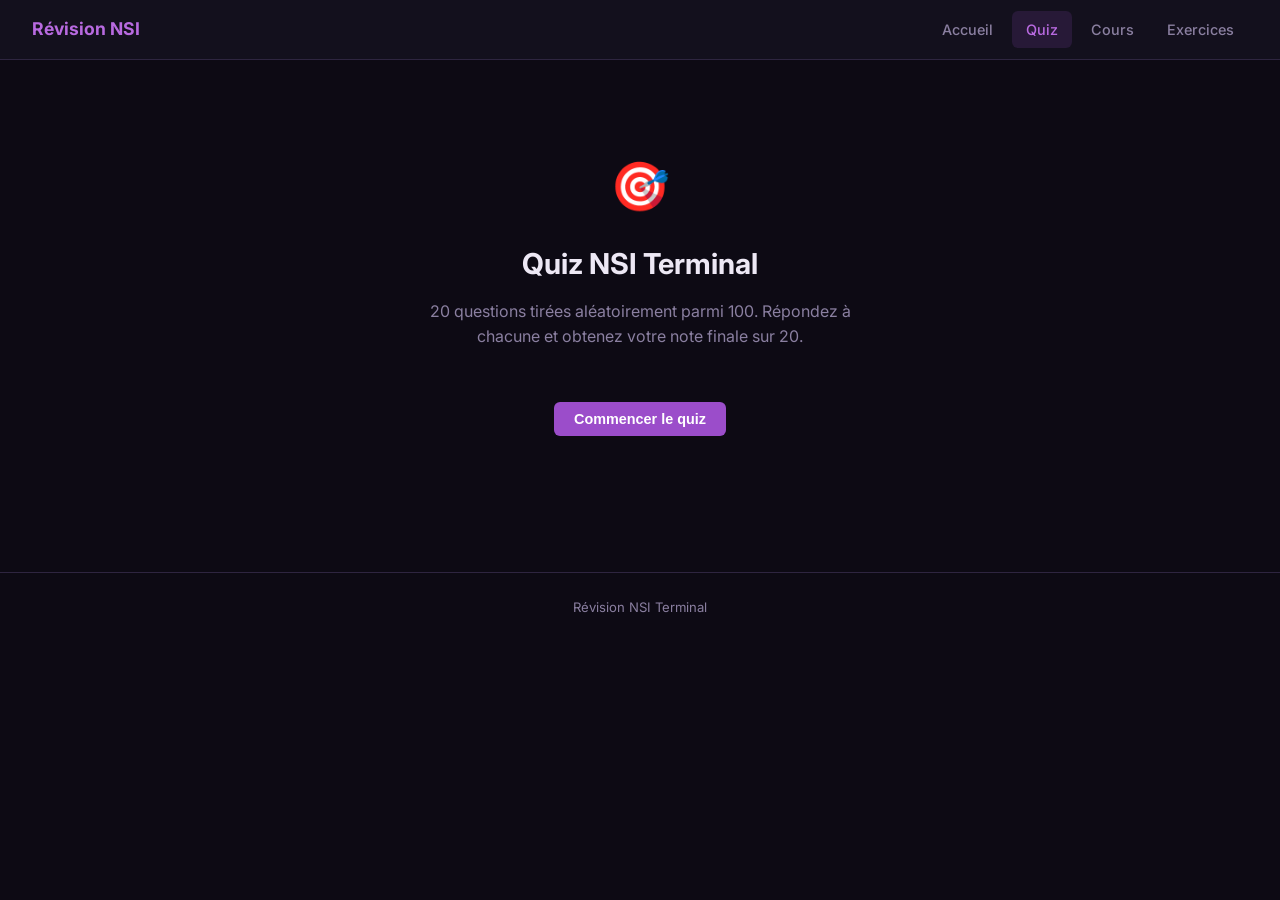
<file: quiz.html>
<!DOCTYPE html>
<html lang="fr">
<head>
  <meta charset="UTF-8" />
  <meta name="viewport" content="width=device-width, initial-scale=1.0" />
  <title>Quiz NSI</title>
  <link rel="stylesheet" href="style.css" />
</head>
<body>
  <nav>
    <a class="nav-logo" href="index.html">Révision NSI</a>
    <div class="nav-links">
      <a href="index.html">Accueil</a>
      <a href="quiz.html" class="active">Quiz</a>
      <a href="cours.html">Cours</a>
      <a href="exercices.html">Exercices</a>
    </div>
  </nav>

  <div class="container">
    <div class="quiz-wrap">
      <div id="start-screen" style="text-align:center;padding:3rem 1rem">
        <div style="font-size:3rem;margin-bottom:1rem">🎯</div>
        <h1 style="font-size:1.8rem;font-weight:700;margin-bottom:0.75rem">Quiz NSI Terminal</h1>
        <p style="color:var(--muted);max-width:440px;margin:0 auto 2rem">20 questions tirées aléatoirement parmi 100. Répondez à chacune et obtenez votre note finale sur 20.</p>
        <button class="btn" onclick="startQuiz()">Commencer le quiz</button>
      </div>

      <div id="quiz-screen" style="display:none">
        <div class="quiz-header">
          <span id="q-counter" style="color:var(--muted);font-size:0.9rem">Question 1 / 20</span>
          <span id="score-live" style="color:var(--primary-light);font-size:0.9rem;font-weight:600">Score : 0</span>
        </div>
        <div class="progress-bar">
          <div class="progress-fill" id="progress-fill" style="width:5%"></div>
        </div>
        <div class="question-card">
          <div class="theme-badge" id="q-theme"></div>
          <div class="question-num" id="q-num"></div>
          <div class="question-text" id="q-text"></div>
          <div class="options" id="options"></div>
          <div class="explanation" id="explanation"></div>
        </div>
        <div class="quiz-nav">
          <button class="btn" id="next-btn" onclick="nextQuestion()" style="display:none">Question suivante →</button>
        </div>
      </div>

      <div id="result-screen" style="display:none">
        <div class="score-card">
          <div class="score-num" id="final-score"></div>
          <div class="score-label">points sur 20</div>
          <div class="score-msg" id="score-msg"></div>
          <p id="score-detail" style="color:var(--muted);font-size:0.9rem;margin-top:0.5rem"></p>
          <div class="score-actions">
            <button class="btn" onclick="startQuiz()">Rejouer</button>
            <a class="btn btn-outline" href="cours.html">Revoir les cours</a>
          </div>
        </div>
      </div>
    </div>
  </div>

  <footer>Révision NSI Terminal</footer>

  <script>
    const ALL_QUESTIONS = [
      { id:1, theme:"Structures de données", question:"Quelle structure de données suit le principe LIFO (Last In, First Out) ?", options:["File","Pile","Liste chaînée","Arbre"], correctAnswer:1, explanation:"Une pile (stack) suit le principe LIFO : le dernier élément inséré est le premier à être retiré." },
      { id:2, theme:"Structures de données", question:"Dans une file (queue), quel est le principe de gestion ?", options:["LIFO","FILO","FIFO","FOLS"], correctAnswer:2, explanation:"Une file suit le principe FIFO : First In, First Out. Le premier élément entré est le premier sorti." },
      { id:3, theme:"Structures de données", question:"Quelle est la complexité d'accès à un élément d'une liste chaînée par son index ?", options:["O(1)","O(log n)","O(n)","O(n²)"], correctAnswer:2, explanation:"L'accès par index dans une liste chaînée est O(n) car il faut parcourir les éléments un par un depuis le début." },
      { id:4, theme:"Structures de données", question:"Un arbre binaire de recherche (ABR) garantit que pour chaque noeud :", options:["Les fils gauches sont supérieurs","Les fils gauches sont inférieurs et les fils droits sont supérieurs","Tous les fils ont la même valeur","La racine est toujours la plus grande valeur"], correctAnswer:1, explanation:"Dans un ABR, tous les noeuds du sous-arbre gauche sont strictement inférieurs au noeud courant, et tous ceux du sous-arbre droit sont supérieurs." },
      { id:5, theme:"Structures de données", question:"Quelle est la hauteur d'un arbre avec un seul noeud (la racine) ?", options:["0","1","-1","2"], correctAnswer:0, explanation:"Par convention, un arbre avec seulement la racine a une hauteur de 0." },
      { id:6, theme:"Structures de données", question:"Dans un graphe, qu'est-ce qu'un graphe connexe ?", options:["Un graphe sans cycle","Un graphe où tous les sommets ont le même degré","Un graphe où il existe un chemin entre toute paire de sommets","Un graphe orienté sans circuit"], correctAnswer:2, explanation:"Un graphe est connexe s'il existe un chemin entre n'importe quelle paire de sommets du graphe." },
      { id:7, theme:"Structures de données", question:"Quelle structure est la mieux adaptée pour implémenter un parcours en largeur (BFS) ?", options:["Pile","File","Tableau trié","Arbre AVL"], correctAnswer:1, explanation:"Le BFS utilise une file (FIFO) pour explorer les voisins niveau par niveau." },
      { id:8, theme:"Structures de données", question:"Un arbre est-il un type particulier de graphe ?", options:["Non, ce sont deux structures indépendantes","Oui, c'est un graphe connexe sans cycle","Oui, c'est un graphe orienté complet","Non, un arbre peut avoir des cycles"], correctAnswer:1, explanation:"Un arbre est bien un graphe : c'est un graphe non orienté, connexe et acyclique." },
      { id:9, theme:"Structures de données", question:"Quelle opération n'est PAS standard sur une pile ?", options:["push (empiler)","pop (dépiler)","peek (sommet)","enqueue (enfiler)"], correctAnswer:3, explanation:"enqueue est une opération de file, pas de pile." },
      { id:10, theme:"Structures de données", question:"Dans un arbre binaire, un noeud feuille est un noeud qui :", options:["A exactement deux fils","N'a pas de fils","Est la racine","A un seul fils"], correctAnswer:1, explanation:"Un noeud feuille est un noeud sans enfants." },
      { id:11, theme:"Structures de données", question:"Quelle est la complexité de recherche dans un ABR équilibré ?", options:["O(1)","O(log n)","O(n)","O(n log n)"], correctAnswer:1, explanation:"Dans un ABR équilibré, la recherche se fait en O(log n)." },
      { id:12, theme:"Structures de données", question:"Un graphe orienté est appelé un :", options:["Multigraphe","Digraphe","Hypergraphe","Graphe biparti"], correctAnswer:1, explanation:"Un graphe orienté est aussi appelé digraphe (directed graph)." },
      { id:13, theme:"Structures de données", question:"Combien d'arêtes possède un arbre à n sommets ?", options:["n","n-1","n+1","2n"], correctAnswer:1, explanation:"Un arbre à n sommets possède exactement n-1 arêtes." },
      { id:14, theme:"Structures de données", question:"Un arbre binaire parfait de hauteur h contient combien de noeuds ?", options:["2h","2^h - 1","2^(h+1) - 1","h²"], correctAnswer:2, explanation:"Un arbre binaire parfait de hauteur h a 2^(h+1) - 1 noeuds." },
      { id:15, theme:"Algorithmique", question:"Quel est le principe de l'algorithme 'diviser pour régner' ?", options:["Résoudre le problème en une seule passe","Diviser en sous-problèmes indépendants, résoudre chacun, combiner","Utiliser une table de hachage","Trier d'abord puis chercher"], correctAnswer:1, explanation:"Diviser pour régner : on découpe le problème en sous-problèmes de même nature, on les résout récursivement, puis on combine les solutions." },
      { id:16, theme:"Algorithmique", question:"Quelle est la complexité temporelle du tri fusion (merge sort) ?", options:["O(n)","O(n log n)","O(n²)","O(log n)"], correctAnswer:1, explanation:"Le tri fusion a une complexité de O(n log n) dans tous les cas." },
      { id:17, theme:"Algorithmique", question:"La programmation dynamique est adaptée pour :", options:["Les problèmes sans sous-problèmes","Les problèmes avec sous-problèmes chevauchants et sous-structure optimale","Les problèmes de tri uniquement","Les graphes non pondérés"], correctAnswer:1, explanation:"La PD exploite les sous-problèmes chevauchants (on mémorise les résultats) et la sous-structure optimale." },
      { id:18, theme:"Algorithmique", question:"Quel algorithme utilise la technique 'glouton' (greedy) ?", options:["Tri fusion","Recherche dichotomique","Algorithme de Dijkstra","Tri à bulles"], correctAnswer:2, explanation:"L'algorithme de Dijkstra est un algorithme glouton : il choisit toujours le sommet avec la plus petite distance connue." },
      { id:19, theme:"Algorithmique", question:"Quelle est la complexité de la recherche dichotomique ?", options:["O(1)","O(log n)","O(n)","O(n log n)"], correctAnswer:1, explanation:"La dichotomie divise l'espace de recherche par 2 à chaque étape : O(log n)." },
      { id:20, theme:"Algorithmique", question:"Qu'est-ce qu'un invariant de boucle ?", options:["Une variable qui ne change pas","Une propriété vraie avant, pendant et après chaque itération","Le nombre d'itérations maximum","La condition d'arrêt"], correctAnswer:1, explanation:"Un invariant de boucle est une propriété logique vraie avant chaque itération. Il sert à prouver la correction d'un algorithme." },
      { id:21, theme:"Algorithmique", question:"Quelle est la complexité du tri rapide dans le pire cas ?", options:["O(n log n)","O(n)","O(n²)","O(log n)"], correctAnswer:2, explanation:"Dans le pire cas (tableau déjà trié, pivot mal choisi), le quicksort est O(n²)." },
      { id:22, theme:"Algorithmique", question:"La mémoïsation consiste à :", options:["Trier les données avant traitement","Stocker les résultats de sous-problèmes déjà calculés","Diviser le problème en deux moitiés","Utiliser des pointeurs"], correctAnswer:1, explanation:"La mémoïsation stocke les résultats pour éviter de les recalculer (top-down de la PD)." },
      { id:23, theme:"Algorithmique", question:"Quel tri a une complexité O(n²) dans tous les cas ?", options:["Tri fusion","Tri rapide","Tri par insertion","Tri par sélection"], correctAnswer:3, explanation:"Le tri par sélection est toujours O(n²) car il fait toujours n(n-1)/2 comparaisons." },
      { id:24, theme:"Algorithmique", question:"Quelle notation exprime une complexité constante ?", options:["O(n)","O(log n)","O(1)","O(n!)"], correctAnswer:2, explanation:"O(1) signifie que le temps d'exécution est constant, quelle que soit la taille de l'entrée." },
      { id:25, theme:"Algorithmique", question:"L'algorithme de Kruskal résout :", options:["Chemin le plus court entre deux sommets","Tri d'un tableau","Arbre couvrant de poids minimal","Recherche de cycle"], correctAnswer:2, explanation:"Kruskal trouve l'arbre couvrant minimal (MST) en sélectionnant les arêtes de poids minimal sans créer de cycle." },
      { id:26, theme:"Algorithmique", question:"Un algorithme de complexité O(2^n) est dit :", options:["Polynomial","Logarithmique","Exponentiel","Linéaire"], correctAnswer:2, explanation:"O(2^n) est une complexité exponentielle, très vite impraticable." },
      { id:27, theme:"Algorithmique", question:"L'algorithme de Bellman-Ford résout :", options:["Le tri d'un tableau","Le chemin le plus court même avec des poids négatifs","La recherche de composantes connexes","Le voyageur de commerce"], correctAnswer:1, explanation:"Bellman-Ford calcule les plus courts chemins même avec des arêtes de poids négatif (contrairement à Dijkstra)." },
      { id:28, theme:"Algorithmique", question:"Le tri par insertion est efficace pour :", options:["Des tableaux aléatoires de grande taille","Des tableaux presque triés de petite taille","Tous les types de données","Les tableaux en ordre décroissant uniquement"], correctAnswer:1, explanation:"Le tri par insertion est efficace sur des tableaux presque triés (proche de O(n)) et sur de petits tableaux." },
      { id:29, theme:"Bases de données", question:"Dans le modèle relationnel, une clé primaire est :", options:["Un attribut qui peut être nul","Un attribut qui identifie de manière unique chaque tuple","N'importe quel attribut de la relation","Un attribut référençant une autre table"], correctAnswer:1, explanation:"La clé primaire identifie de façon unique chaque enregistrement. Elle ne peut pas être nulle." },
      { id:30, theme:"Bases de données", question:"Quelle clause SQL permet de filtrer les résultats ?", options:["ORDER BY","GROUP BY","WHERE","HAVING"], correctAnswer:2, explanation:"WHERE filtre les lignes avant regroupement. HAVING filtre après regroupement." },
      { id:31, theme:"Bases de données", question:"Une clé étrangère est utilisée pour :", options:["Chiffrer les données","Établir une relation entre deux tables","Créer un index","Définir la clé primaire"], correctAnswer:1, explanation:"Une clé étrangère référence la clé primaire d'une autre table, établissant une relation." },
      { id:32, theme:"Bases de données", question:"Quelle requête sélectionne toutes les colonnes de la table 'eleves' ?", options:["GET * FROM eleves","SELECT ALL eleves","SELECT * FROM eleves","SHOW TABLE eleves"], correctAnswer:2, explanation:"SELECT * FROM nom_table est la syntaxe correcte." },
      { id:33, theme:"Bases de données", question:"Que fait la clause JOIN en SQL ?", options:["Trie les résultats","Filtre les doublons","Combine des lignes de deux tables selon une condition","Groupe les résultats"], correctAnswer:2, explanation:"JOIN combine des lignes de plusieurs tables selon une condition de jointure." },
      { id:34, theme:"Bases de données", question:"ACID signifie :", options:["Atomicité, Cohérence, Isolation, Durabilité","Association, Création, Intégration, Distribution","Accès, Connexion, Indexation, Données","Algorithme, Code, Itération, Définition"], correctAnswer:0, explanation:"ACID : Atomicité (tout ou rien), Cohérence, Isolation, Durabilité." },
      { id:35, theme:"Bases de données", question:"Différence entre DELETE et DROP en SQL ?", options:["Aucune différence","DELETE supprime des lignes, DROP supprime la table","DELETE supprime la table, DROP supprime des lignes","DROP est pour les index"], correctAnswer:1, explanation:"DELETE supprime des enregistrements. DROP supprime la structure de la table entière." },
      { id:36, theme:"Bases de données", question:"La normalisation d'une base de données permet de :", options:["Convertir les données en minuscules","Réduire la redondance et les anomalies","Crypter les données","Indexer toutes les colonnes"], correctAnswer:1, explanation:"La normalisation organise les tables pour réduire la redondance et prévenir les anomalies." },
      { id:37, theme:"Bases de données", question:"'SELECT COUNT(*) FROM eleves' retourne :", options:["La liste de tous les élèves","Le nombre total de lignes dans la table","La taille de la table en octets","Le premier enregistrement"], correctAnswer:1, explanation:"COUNT(*) est une fonction d'agrégation qui retourne le nombre total de lignes." },
      { id:38, theme:"Bases de données", question:"Quel type de jointure retourne toutes les lignes des deux tables ?", options:["INNER JOIN","LEFT JOIN","RIGHT JOIN","FULL OUTER JOIN"], correctAnswer:3, explanation:"FULL OUTER JOIN retourne toutes les lignes des deux tables, avec NULL si pas de correspondance." },
      { id:39, theme:"Bases de données", question:"ORDER BY ... DESC signifie :", options:["Tri alphabétique","Tri par ordre décroissant","Tri par ordre croissant","Tri aléatoire"], correctAnswer:1, explanation:"DESC (descending) trie par ordre décroissant. ASC est l'ordre croissant (valeur par défaut)." },
      { id:40, theme:"Bases de données", question:"Le mot-clé DISTINCT en SQL permet de :", options:["Trier les résultats","Éliminer les doublons des résultats","Compter les lignes distinctes","Joindre deux tables"], correctAnswer:1, explanation:"SELECT DISTINCT élimine les lignes en double des résultats." },
      { id:41, theme:"Bases de données", question:"Qu'est-ce qu'un index dans une base de données ?", options:["Une copie de la table","Une structure qui accélère les recherches","Une contrainte d'intégrité","Un type de jointure"], correctAnswer:1, explanation:"Un index (souvent B-tree) accélère les requêtes en évitant de parcourir toute la table." },
      { id:42, theme:"Bases de données", question:"'SELECT MAX(note) FROM eleves WHERE classe = \"Terminale\"' retourne :", options:["Tous les élèves de Terminale","La note maximale de tous les élèves","La note maximale parmi les élèves de Terminale","Erreur de syntaxe"], correctAnswer:2, explanation:"MAX(note) avec WHERE classe = 'Terminale' retourne la note max uniquement parmi les élèves de Terminale." },
      { id:43, theme:"Architectures et OS", question:"Dans le modèle Von Neumann, les quatre composants sont :", options:["CPU, GPU, RAM, Disque","UAL, UC, Mémoire, E/S","Registres, Cache, RAM, ROM","ALU, FPU, MMU, DMA"], correctAnswer:1, explanation:"Modèle Von Neumann : UAL (calcul), UC (contrôle), Mémoire centrale, Entrées/Sorties." },
      { id:44, theme:"Architectures et OS", question:"Qu'est-ce qu'un processus ?", options:["Un programme stocké sur disque","Un programme en cours d'exécution avec ses ressources","Une fonction du système d'exploitation","Un fichier binaire compilé"], correctAnswer:1, explanation:"Un processus est un programme en cours d'exécution, incluant son code, ses données, sa pile et ses ressources." },
      { id:45, theme:"Architectures et OS", question:"Quel mécanisme permet à un OS de simuler plusieurs processus sur un seul CPU ?", options:["La compilation","La multiprogrammation / ordonnancement","La pagination","Le débogage"], correctAnswer:1, explanation:"L'ordonnancement alloue le CPU alternativement entre les processus, créant l'illusion de parallélisme." },
      { id:46, theme:"Architectures et OS", question:"Qu'est-ce qu'un deadlock (interblocage) ?", options:["Une erreur de segmentation","Une situation où plusieurs processus s'attendent mutuellement","Un bug dans le code source","Un manque de RAM"], correctAnswer:1, explanation:"Un deadlock : des processus attendent chacun une ressource détenue par l'autre, créant un blocage infini." },
      { id:47, theme:"Architectures et OS", question:"La mémoire virtuelle permet de :", options:["Augmenter la vitesse du CPU","Utiliser le disque comme extension de la RAM","Crypter les données","Partager les registres"], correctAnswer:1, explanation:"La mémoire virtuelle utilise l'espace disque pour étendre la RAM disponible." },
      { id:48, theme:"Architectures et OS", question:"La notation binaire du nombre décimal 13 est :", options:["1010","1101","1011","1100"], correctAnswer:1, explanation:"13 en binaire : 8+4+1 = 1101." },
      { id:49, theme:"Architectures et OS", question:"Que représente l'hexadécimal FF en décimal ?", options:["15","240","255","256"], correctAnswer:2, explanation:"FF = 15×16 + 15 = 240 + 15 = 255." },
      { id:50, theme:"Architectures et OS", question:"Combien d'octets dans 1 kilo-octet (Ko) en informatique ?", options:["1000","1024","512","2048"], correctAnswer:1, explanation:"En informatique, 1 Ko = 1024 octets (2^10)." },
      { id:51, theme:"Architectures et OS", question:"Un bit peut prendre combien de valeurs ?", options:["1","2","8","16"], correctAnswer:1, explanation:"Un bit (binary digit) peut valoir 0 ou 1, soit 2 valeurs possibles." },
      { id:52, theme:"Architectures et OS", question:"Qu'est-ce que le complément à 2 ?", options:["Une méthode de multiplication binaire","Une représentation des entiers négatifs en binaire","Un type de porte logique","Un protocole réseau"], correctAnswer:1, explanation:"Le complément à 2 est la méthode standard pour représenter les entiers négatifs en binaire : NOT(n) + 1." },
      { id:53, theme:"Architectures et OS", question:"Quelle est la fonction principale d'un système d'exploitation ?", options:["Écrire des programmes","Gérer les ressources matérielles et fournir des services aux applications","Naviguer sur Internet","Compiler le code source"], correctAnswer:1, explanation:"L'OS gère le matériel (CPU, mémoire, E/S, stockage) et fournit une interface abstraite aux applications." },
      { id:54, theme:"Architectures et OS", question:"Différence entre thread et processus ?", options:["Ils sont identiques","Un thread partage la mémoire du processus, un processus a son propre espace","Un thread est plus lent","Un processus est un sous-ensemble d'un thread"], correctAnswer:1, explanation:"Les threads partagent l'espace mémoire du processus parent. Chaque processus a son propre espace mémoire isolé." },
      { id:55, theme:"Réseaux", question:"Quelle couche du modèle OSI s'occupe de l'adressage IP ?", options:["Couche physique","Couche liaison","Couche réseau","Couche transport"], correctAnswer:2, explanation:"La couche réseau (couche 3) gère l'adressage logique (IP) et le routage des paquets." },
      { id:56, theme:"Réseaux", question:"Différence entre TCP et UDP ?", options:["TCP est sans connexion, UDP est avec connexion","TCP est fiable et orienté connexion, UDP est non fiable et sans connexion","TCP est plus rapide","UDP est uniquement pour le web"], correctAnswer:1, explanation:"TCP garantit la livraison et l'ordre. UDP est plus rapide mais sans garantie." },
      { id:57, theme:"Réseaux", question:"Qu'est-ce qu'une adresse IP 192.168.x.x ?", options:["Une adresse IP publique","Une adresse IP privée (réseau local)","Une adresse multicast","Une adresse de loopback"], correctAnswer:1, explanation:"192.168.0.0/16 est une plage d'adresses privées (RFC 1918), non routables sur Internet." },
      { id:58, theme:"Réseaux", question:"Le protocole HTTP fonctionne sur quel port par défaut ?", options:["21","25","80","443"], correctAnswer:2, explanation:"HTTP utilise le port 80. HTTPS utilise 443. FTP utilise 21, SMTP utilise 25." },
      { id:59, theme:"Réseaux", question:"Qu'est-ce que le DNS ?", options:["Un protocole de chiffrement","Un système qui traduit les URL en adresses IP","Un protocole de transfert de fichiers","Un type de pare-feu"], correctAnswer:1, explanation:"DNS (Domain Name System) traduit les noms de domaine (google.com) en adresses IP numériques." },
      { id:60, theme:"Réseaux", question:"Un masque /24 correspond à :", options:["255.0.0.0","255.255.0.0","255.255.255.0","255.255.255.255"], correctAnswer:2, explanation:"/24 = 24 bits à 1 = 255.255.255.0. Il laisse 8 bits pour les hôtes (254 adresses)." },
      { id:61, theme:"Réseaux", question:"HTTPS par rapport à HTTP ajoute :", options:["Une vitesse plus élevée","Le chiffrement TLS/SSL","La compression des données","Une authentification anonyme"], correctAnswer:1, explanation:"HTTPS = HTTP + TLS. TLS chiffre la communication pour garantir confidentialité et intégrité." },
      { id:62, theme:"Réseaux", question:"L'adresse 127.0.0.1 est appelée :", options:["Adresse de broadcast","Adresse loopback (localhost)","Adresse de réseau","Adresse de passerelle"], correctAnswer:1, explanation:"127.0.0.1 est l'adresse de loopback. Tout paquet envoyé ici revient à la machine elle-même." },
      { id:63, theme:"Réseaux", question:"Qu'est-ce qu'un routeur ?", options:["Un appareil qui amplifie le WiFi","Un équipement qui interconnecte des réseaux et route les paquets","Un type de câble réseau","Un protocole de sécurité"], correctAnswer:1, explanation:"Un routeur interconnecte plusieurs réseaux et détermine le meilleur chemin pour acheminer les paquets." },
      { id:64, theme:"Réseaux", question:"Combien de bits compose une adresse IPv4 ?", options:["16","32","64","128"], correctAnswer:1, explanation:"Une adresse IPv4 est composée de 32 bits (4 octets). IPv6 utilise 128 bits." },
      { id:65, theme:"Réseaux", question:"Qu'est-ce qu'un pare-feu (firewall) ?", options:["Un antivirus","Un système qui contrôle le trafic réseau selon des règles","Un protocole de routage","Un type de câble"], correctAnswer:1, explanation:"Un pare-feu filtre le trafic réseau entrant et sortant selon des règles prédéfinies." },
      { id:66, theme:"Réseaux", question:"HTTPS utilise quel protocole de sécurité ?", options:["SSH","FTP","TLS","IPSec"], correctAnswer:2, explanation:"HTTPS utilise TLS (Transport Layer Security), successeur de SSL." },
      { id:67, theme:"Réseaux", question:"La couche application du modèle OSI comprend :", options:["IP et ICMP","TCP et UDP","HTTP, FTP, SMTP, DNS","Ethernet et WiFi"], correctAnswer:2, explanation:"La couche 7 (application) : HTTP, FTP, SMTP, DNS — les protocoles utilisés par les applications." },
      { id:68, theme:"Langages et programmation", question:"Qu'est-ce que la programmation orientée objet (POO) ?", options:["Un paradigme basé uniquement sur des fonctions","Un paradigme basé sur des objets regroupant données et méthodes","Un langage spécifique","Un type de base de données"], correctAnswer:1, explanation:"La POO organise le code autour d'objets combinant données (attributs) et comportements (méthodes)." },
      { id:69, theme:"Langages et programmation", question:"En Python, différence entre liste et tuple ?", options:["Aucune différence","Une liste est immuable, un tuple est mutable","Une liste est mutable, un tuple est immuable","Un tuple est plus lent"], correctAnswer:2, explanation:"Une liste [] est mutable (modifiable). Un tuple () est immuable (non modifiable après création)." },
      { id:70, theme:"Langages et programmation", question:"Que retourne len([1, 2, 3, 4, 5]) en Python ?", options:["4","5","6","Erreur"], correctAnswer:1, explanation:"len() retourne le nombre d'éléments. La liste contient 5 éléments." },
      { id:71, theme:"Langages et programmation", question:"Quelle est la sortie de print(2 ** 10) ?", options:["20","1024","210","100"], correctAnswer:1, explanation:"** est l'opérateur de puissance. 2**10 = 2^10 = 1024." },
      { id:72, theme:"Langages et programmation", question:"Qu'est-ce que l'héritage en POO ?", options:["Copier le code d'une classe","Un mécanisme permettant à une classe de réutiliser attributs et méthodes d'une autre","Un type de variable global","Un algorithme de tri"], correctAnswer:1, explanation:"L'héritage permet à une classe fille de réutiliser le code d'une classe parente." },
      { id:73, theme:"Langages et programmation", question:"Quel est le type de la valeur None en Python ?", options:["int","str","bool","NoneType"], correctAnswer:3, explanation:"None est de type NoneType. type(None) retourne <class 'NoneType'>." },
      { id:74, theme:"Langages et programmation", question:"La compréhension [x**2 for x in range(5)] produit :", options:["[1, 4, 9, 16, 25]","[0, 1, 4, 9, 16]","[0, 1, 2, 3, 4]","[2, 4, 6, 8, 10]"], correctAnswer:1, explanation:"range(5) génère 0,1,2,3,4. x**2 donne 0,1,4,9,16." },
      { id:75, theme:"Langages et programmation", question:"Différence entre '==' et 'is' en Python ?", options:["Ils sont identiques","'==' compare les valeurs, 'is' compare les identités (références mémoire)","'is' compare les valeurs","'is' est plus rapide"], correctAnswer:1, explanation:"'==' teste l'égalité des valeurs. 'is' teste si deux variables pointent vers le même objet en mémoire." },
      { id:76, theme:"Langages et programmation", question:"Quelle instruction gère les erreurs en Python ?", options:["if/else","try/except","for/while","with/as"], correctAnswer:1, explanation:"try/except capture et gère les exceptions. On peut ajouter finally (toujours exécuté)." },
      { id:77, theme:"Langages et programmation", question:"Qu'est-ce qu'une fonction lambda en Python ?", options:["Une fonction récursive","Une fonction anonyme à une expression","Une méthode de classe","Un générateur"], correctAnswer:1, explanation:"lambda x: x*2 est une fonction anonyme équivalente à def f(x): return x*2." },
      { id:78, theme:"Langages et programmation", question:"En Python, que produit 'hello'[::-1] ?", options:["'hello'","'olleh'","Erreur","'ello'"], correctAnswer:1, explanation:"[::-1] inverse la chaîne avec un pas de -1." },
      { id:79, theme:"Langages et programmation", question:"Les dictionnaires Python sont :", options:["Ordonnés et immuables","Non ordonnés et immuables","Ordonnés depuis Python 3.7 et mutables","Toujours triés par valeur"], correctAnswer:2, explanation:"Depuis Python 3.7, les dicts conservent l'ordre d'insertion et sont mutables." },
      { id:80, theme:"Langages et programmation", question:"Qu'est-ce que le polymorphisme en POO ?", options:["La capacité d'un objet à changer de classe","Utiliser une interface commune pour des objets de types différents","Un type de données complexe","Un algorithme de recherche"], correctAnswer:1, explanation:"Le polymorphisme : différentes classes peuvent toutes avoir une méthode du même nom avec des comportements différents." },
      { id:81, theme:"Récursivité", question:"Quelle est la condition indispensable dans toute fonction récursive ?", options:["Un cas de base (condition d'arrêt)","Une variable globale","Un paramètre de type liste","Une boucle while"], correctAnswer:0, explanation:"Tout algorithme récursif doit avoir un cas de base qui arrête la récursion, sinon stack overflow." },
      { id:82, theme:"Récursivité", question:"Valeur de factorielle(4) si factorielle(n) = n × factorielle(n-1) et factorielle(0) = 1 ?", options:["12","16","24","4"], correctAnswer:2, explanation:"4 × 3 × 2 × 1 = 24." },
      { id:83, theme:"Récursivité", question:"Quel problème illustre classiquement la récursivité ?", options:["Le tri à bulles","Les tours de Hanoï","La recherche linéaire","Le tri par insertion"], correctAnswer:1, explanation:"Les tours de Hanoï s'expriment naturellement de façon récursive." },
      { id:84, theme:"Récursivité", question:"Que se passe-t-il si la profondeur de récursion est trop importante en Python ?", options:["Le programme ralentit","Une erreur RecursionError","Python augmente automatiquement la limite","Le programme redémarre"], correctAnswer:1, explanation:"Python lève une RecursionError quand la profondeur dépasse sys.getrecursionlimit() (1000 par défaut)." },
      { id:85, theme:"Récursivité", question:"Le calcul récursif de Fibonacci sans mémoïsation a une complexité de :", options:["O(n)","O(n log n)","O(2^n)","O(log n)"], correctAnswer:2, explanation:"La version naïve recalcule les mêmes valeurs de nombreuses fois : complexité exponentielle O(2^n)." },
      { id:86, theme:"Récursivité", question:"La récursion et l'itération sont-elles équivalentes en puissance ?", options:["Non, la récursion est plus puissante","Non, l'itération est plus puissante","Oui, tout algo récursif peut être écrit itérativement","Non, cela dépend du langage"], correctAnswer:2, explanation:"La récursion et l'itération sont équivalentes : tout programme récursif peut être écrit itérativement." },
      { id:87, theme:"Récursivité", question:"Lors d'un appel récursif, que se passe-t-il sur la pile d'appels ?", options:["Un nouveau contexte est empilé","Le contexte courant est écrasé","La fonction attend sans mémoire","Un nouveau processus est créé"], correctAnswer:0, explanation:"À chaque appel récursif, un nouveau frame est empilé avec les variables locales." },
      { id:88, theme:"Récursivité", question:"La récursivité terminale (tail recursion) est :", options:["Une récursion sans cas de base","Une récursion où l'appel récursif est la dernière opération","Une récursion avec plusieurs appels","Une boucle déguisée"], correctAnswer:1, explanation:"La tail-call recursion : l'appel récursif est la dernière instruction. Certains compilateurs l'optimisent en boucle." },
      { id:89, theme:"Récursivité", question:"La récursion croisée (mutuelle) est :", options:["Impossible en Python","Quand deux fonctions s'appellent mutuellement","Un type de boucle infinie","Une optimisation du compilateur"], correctAnswer:1, explanation:"Récursion mutuelle : A appelle B et B appelle A. Ex: isEven(n) = isOdd(n-1)." },
      { id:90, theme:"Récursivité", question:"La somme récursive sum([1,2,3,4]) vaut :", options:["6","10","24","0"], correctAnswer:1, explanation:"1 + 2 + 3 + 4 = 10." },
      { id:91, theme:"Algorithmique", question:"Dans un parcours DFS d'un arbre, quels ordres sont valides ?", options:["Préfixe, Infixe, Postfixe","FIFO, LIFO, FILO","Largeur, Profondeur, Mixte","Croissant, Décroissant, Aléatoire"], correctAnswer:0, explanation:"DFS sur un arbre : préfixe (racine, gauche, droit), infixe (gauche, racine, droit), postfixe (gauche, droit, racine)." },
      { id:92, theme:"Bases de données", question:"Une transaction SQL permet de :", options:["Créer une nouvelle base","Regrouper plusieurs opérations en une unité atomique","Exporter les données","Modifier la structure d'une table"], correctAnswer:1, explanation:"Une transaction regroupe des opérations qui doivent toutes réussir ou toutes échouer (rollback)." },
      { id:93, theme:"Architectures et OS", question:"Un processeur 64 bits peut adresser au maximum :", options:["4 Go de RAM","16 Eo (exaoctets) théoriquement","256 Mo","8 Go exactement"], correctAnswer:1, explanation:"Un CPU 64 bits peut théoriquement adresser 2^64 octets ≈ 16 exaoctets." },
      { id:94, theme:"Réseaux", question:"Le modèle client-serveur décrit :", options:["Un réseau pair-à-pair","Une architecture où des clients font des requêtes à des serveurs","Un protocole de chiffrement","Un type de câblage"], correctAnswer:1, explanation:"Client-serveur : les clients font des requêtes et les serveurs répondent. C'est le modèle du Web." },
      { id:95, theme:"Langages et programmation", question:"Qu'est-ce qu'une exception en programmation ?", options:["Un type de variable","Un événement anormal qui interrompt le flux normal d'exécution","Une fonction récursive","Un commentaire"], correctAnswer:1, explanation:"Une exception est un signal d'erreur qui interrompt l'exécution normale. En Python : try/except." },
      { id:96, theme:"Réseaux", question:"La commande 'ping' permet de :", options:["Télécharger un fichier","Tester la connectivité réseau avec une machine distante","Configurer une adresse IP","Scanner les ports"], correctAnswer:1, explanation:"ping envoie des paquets ICMP et mesure le temps de réponse, testant la connectivité." },
      { id:97, theme:"Langages et programmation", question:"Qu'est-ce qu'un décorateur (@) en Python ?", options:["Un commentaire spécial","Un type de boucle","Une fonction qui modifie le comportement d'une autre fonction","Un module externe"], correctAnswer:2, explanation:"Un décorateur prend une fonction en argument et retourne une fonction modifiée. @dec est un raccourci pour f = dec(f)." },
      { id:98, theme:"Structures de données", question:"Quelle structure utilise le DFS pour parcourir un graphe ?", options:["File","Pile","Tableau trié","Dictionnaire"], correctAnswer:1, explanation:"Le DFS (parcours en profondeur) utilise une pile (LIFO), implicitement via la récursion ou explicitement." },
      { id:99, theme:"Algorithmique", question:"Le problème du sac à dos (0/1) est résolu optimalement par :", options:["Un algorithme glouton","La recherche dichotomique","La programmation dynamique","Le tri rapide"], correctAnswer:2, explanation:"Le sac à dos 0/1 se résout par programmation dynamique. L'approche greedy n'est pas toujours optimale." },
      { id:100, theme:"Bases de données", question:"Qu'est-ce qu'une vue (VIEW) en SQL ?", options:["Une copie physique d'une table","Une requête stockée qui se comporte comme une table virtuelle","Un type d'index","Un procédure stockée"], correctAnswer:1, explanation:"Une vue est une requête SELECT sauvegardée. Elle se comporte comme une table mais ne stocke pas de données." }
    ];

    let selectedQuestions = [];
    let currentIndex = 0;
    let score = 0;

    function shuffle(arr) {
      const a = [...arr];
      for (let i = a.length - 1; i > 0; i--) {
        const j = Math.floor(Math.random() * (i + 1));
        [a[i], a[j]] = [a[j], a[i]];
      }
      return a;
    }

    function startQuiz() {
      selectedQuestions = shuffle(ALL_QUESTIONS).slice(0, 20);
      currentIndex = 0;
      score = 0;
      document.getElementById('start-screen').style.display = 'none';
      document.getElementById('result-screen').style.display = 'none';
      document.getElementById('quiz-screen').style.display = 'block';
      showQuestion();
    }

    function showQuestion() {
      const q = selectedQuestions[currentIndex];
      const total = selectedQuestions.length;
      document.getElementById('q-counter').textContent = `Question ${currentIndex + 1} / ${total}`;
      document.getElementById('score-live').textContent = `Score : ${score}`;
      document.getElementById('progress-fill').style.width = `${((currentIndex) / total) * 100}%`;
      document.getElementById('q-theme').textContent = q.theme;
      document.getElementById('q-num').textContent = `Question ${currentIndex + 1}`;
      document.getElementById('q-text').textContent = q.question;
      document.getElementById('explanation').classList.remove('show');
      document.getElementById('explanation').textContent = '';
      document.getElementById('next-btn').style.display = 'none';

      const optionsEl = document.getElementById('options');
      optionsEl.innerHTML = '';
      q.options.forEach((opt, i) => {
        const btn = document.createElement('button');
        btn.className = 'option-btn';
        btn.textContent = opt;
        btn.onclick = () => selectAnswer(i, q);
        optionsEl.appendChild(btn);
      });
    }

    function selectAnswer(index, q) {
      const buttons = document.querySelectorAll('.option-btn');
      buttons.forEach(b => b.disabled = true);

      buttons[q.correctAnswer].classList.add('correct');
      if (index !== q.correctAnswer) {
        buttons[index].classList.add('wrong');
      } else {
        score++;
      }

      const exp = document.getElementById('explanation');
      exp.textContent = q.explanation;
      exp.classList.add('show');
      document.getElementById('score-live').textContent = `Score : ${score}`;
      document.getElementById('next-btn').style.display = 'inline-block';
      document.getElementById('next-btn').textContent =
        currentIndex + 1 < selectedQuestions.length ? 'Question suivante →' : 'Voir le résultat →';
    }

    function nextQuestion() {
      currentIndex++;
      if (currentIndex < selectedQuestions.length) {
        showQuestion();
      } else {
        showResult();
      }
    }

    function showResult() {
      document.getElementById('quiz-screen').style.display = 'none';
      document.getElementById('result-screen').style.display = 'block';
      document.getElementById('progress-fill').style.width = '100%';
      document.getElementById('final-score').textContent = score;
      document.getElementById('score-detail').textContent = `${score} bonnes réponses sur ${selectedQuestions.length} questions`;

      let msg = '';
      if (score >= 18) msg = 'Excellent ! Vous maîtrisez parfaitement le programme.';
      else if (score >= 15) msg = 'Très bien ! Quelques points à consolider.';
      else if (score >= 10) msg = 'Bien ! Continuez à réviser les cours.';
      else if (score >= 6) msg = 'Des lacunes à combler — consultez les fiches de cours.';
      else msg = 'Il faut reprendre les bases. Les fiches de cours sont là pour vous aider !';
      document.getElementById('score-msg').textContent = msg;
    }
  </script>
</body>
</html>
</file>
<file: style.css>
@import url('https://fonts.googleapis.com/css2?family=Inter:wght@400;500;600;700&display=swap');

*, *::before, *::after { box-sizing: border-box; margin: 0; padding: 0; }

:root {
  --bg: #0d0a14;
  --bg2: #13101d;
  --bg3: #1a1626;
  --card: #1e1829;
  --border: #2e2540;
  --text: #ede8f5;
  --muted: #8a7fa0;
  --primary: #9b4dca;
  --primary-dark: #7b35a8;
  --primary-light: #b86ae0;
  --red: #e03535;
  --red-dark: #b82828;
  --green: #2ecc71;
  --yellow: #f39c12;
  --radius: 10px;
}

body {
  font-family: 'Inter', sans-serif;
  background: var(--bg);
  color: var(--text);
  min-height: 100vh;
  line-height: 1.6;
}

/* NAV */
nav {
  background: var(--bg2);
  border-bottom: 1px solid var(--border);
  padding: 0 2rem;
  position: sticky;
  top: 0;
  z-index: 100;
  display: flex;
  align-items: center;
  justify-content: space-between;
  height: 60px;
}
.nav-logo {
  font-weight: 700;
  font-size: 1.1rem;
  color: var(--primary-light);
  text-decoration: none;
}
.nav-links { display: flex; gap: 0.25rem; }
.nav-links a {
  color: var(--muted);
  text-decoration: none;
  padding: 0.45rem 0.9rem;
  border-radius: 6px;
  font-size: 0.9rem;
  font-weight: 500;
  transition: all 0.15s;
}
.nav-links a:hover { color: var(--text); background: var(--bg3); }
.nav-links a.active { color: var(--primary-light); background: rgba(155,77,202,0.15); }

/* LAYOUT */
.container { max-width: 960px; margin: 0 auto; padding: 2.5rem 1.5rem; }

/* HERO */
.hero { text-align: center; padding: 3.5rem 1rem 2.5rem; }
.hero h1 { font-size: 2.6rem; font-weight: 700; margin-bottom: 0.75rem; }
.hero h1 span { color: var(--primary-light); }
.hero p { color: var(--muted); font-size: 1.05rem; max-width: 560px; margin: 0 auto; }

/* CARDS */
.cards { display: grid; grid-template-columns: repeat(auto-fit, minmax(260px, 1fr)); gap: 1.25rem; margin-top: 2.5rem; }
.card {
  background: var(--card);
  border: 1px solid var(--border);
  border-radius: var(--radius);
  padding: 1.75rem;
  text-decoration: none;
  color: var(--text);
  transition: border-color 0.2s, transform 0.15s;
  display: block;
}
.card:hover { border-color: var(--primary); transform: translateY(-2px); }
.card-icon {
  width: 44px; height: 44px;
  background: rgba(155,77,202,0.15);
  border-radius: 8px;
  display: flex; align-items: center; justify-content: center;
  margin-bottom: 1rem;
  font-size: 1.3rem;
}
.card h2 { font-size: 1.1rem; font-weight: 600; margin-bottom: 0.4rem; }
.card p { color: var(--muted); font-size: 0.88rem; line-height: 1.5; }
.card ul { margin-top: 0.75rem; padding-left: 1.1rem; color: var(--muted); font-size: 0.85rem; }
.card ul li { margin-bottom: 0.2rem; }
.btn {
  display: inline-block;
  margin-top: 1.25rem;
  background: var(--primary);
  color: #fff;
  padding: 0.55rem 1.25rem;
  border-radius: 6px;
  font-size: 0.9rem;
  font-weight: 600;
  text-decoration: none;
  border: none;
  cursor: pointer;
  transition: background 0.15s;
}
.btn:hover { background: var(--primary-dark); }
.btn-outline {
  background: transparent;
  border: 1px solid var(--border);
  color: var(--text);
}
.btn-outline:hover { border-color: var(--primary); background: rgba(155,77,202,0.1); }
.btn-red { background: var(--red); }
.btn-red:hover { background: var(--red-dark); }

/* QUIZ */
.quiz-wrap { max-width: 700px; margin: 0 auto; }
.quiz-header { display: flex; justify-content: space-between; align-items: center; margin-bottom: 1.5rem; }
.progress-bar { height: 6px; background: var(--border); border-radius: 99px; overflow: hidden; margin-bottom: 1.5rem; }
.progress-fill { height: 100%; background: var(--primary); border-radius: 99px; transition: width 0.4s; }
.question-card { background: var(--card); border: 1px solid var(--border); border-radius: var(--radius); padding: 2rem; }
.question-num { font-size: 0.8rem; color: var(--muted); margin-bottom: 0.5rem; text-transform: uppercase; letter-spacing: 0.05em; }
.question-text { font-size: 1.1rem; font-weight: 600; margin-bottom: 1.5rem; line-height: 1.5; }
.theme-badge {
  display: inline-block;
  background: rgba(155,77,202,0.15);
  color: var(--primary-light);
  font-size: 0.75rem;
  padding: 0.2rem 0.6rem;
  border-radius: 99px;
  margin-bottom: 0.75rem;
}
.options { display: grid; gap: 0.75rem; }
.option-btn {
  background: var(--bg3);
  border: 1px solid var(--border);
  color: var(--text);
  padding: 0.85rem 1.1rem;
  border-radius: 8px;
  text-align: left;
  cursor: pointer;
  font-size: 0.95rem;
  transition: border-color 0.15s, background 0.15s;
  font-family: inherit;
  width: 100%;
}
.option-btn:hover:not(:disabled) { border-color: var(--primary); background: rgba(155,77,202,0.08); }
.option-btn.correct { border-color: var(--green); background: rgba(46,204,113,0.12); color: var(--green); }
.option-btn.wrong { border-color: var(--red); background: rgba(224,53,53,0.12); color: var(--red); }
.option-btn:disabled { cursor: default; }
.explanation {
  margin-top: 1.25rem;
  background: var(--bg3);
  border-left: 3px solid var(--primary);
  padding: 0.85rem 1rem;
  border-radius: 0 6px 6px 0;
  font-size: 0.88rem;
  color: var(--muted);
  display: none;
}
.explanation.show { display: block; }
.quiz-nav { display: flex; justify-content: flex-end; margin-top: 1.25rem; }
.score-card { background: var(--card); border: 1px solid var(--border); border-radius: var(--radius); padding: 3rem 2rem; text-align: center; }
.score-num { font-size: 4rem; font-weight: 700; color: var(--primary-light); }
.score-label { color: var(--muted); font-size: 1rem; margin-bottom: 1.5rem; }
.score-msg { font-size: 1.2rem; font-weight: 600; margin-bottom: 0.5rem; }
.score-actions { display: flex; gap: 0.75rem; justify-content: center; margin-top: 1.5rem; }

/* COURS */
.tabs { display: flex; gap: 0.4rem; flex-wrap: wrap; margin-bottom: 2rem; }
.tab-btn {
  background: var(--card);
  border: 1px solid var(--border);
  color: var(--muted);
  padding: 0.5rem 1rem;
  border-radius: 6px;
  cursor: pointer;
  font-size: 0.85rem;
  font-weight: 500;
  font-family: inherit;
  transition: all 0.15s;
}
.tab-btn:hover { color: var(--text); border-color: var(--primary); }
.tab-btn.active { background: var(--primary); color: #fff; border-color: var(--primary); }
.cours-panel { display: none; }
.cours-panel.active { display: block; }
.cours-title { font-size: 1.5rem; font-weight: 700; margin-bottom: 1.25rem; }
.points-cles {
  background: rgba(155,77,202,0.08);
  border: 1px solid rgba(155,77,202,0.25);
  border-radius: var(--radius);
  padding: 1.25rem 1.5rem;
  margin-bottom: 1.5rem;
}
.points-cles h3 { font-size: 0.85rem; text-transform: uppercase; letter-spacing: 0.06em; color: var(--primary-light); margin-bottom: 0.75rem; }
.points-cles ul { padding-left: 1.1rem; }
.points-cles li { margin-bottom: 0.4rem; font-size: 0.9rem; color: var(--text); }
.accordion { border: 1px solid var(--border); border-radius: var(--radius); overflow: hidden; }
.accordion-item { border-bottom: 1px solid var(--border); }
.accordion-item:last-child { border-bottom: none; }
.accordion-btn {
  width: 100%;
  background: var(--card);
  border: none;
  color: var(--text);
  padding: 1rem 1.25rem;
  text-align: left;
  font-size: 0.95rem;
  font-weight: 600;
  cursor: pointer;
  font-family: inherit;
  display: flex;
  justify-content: space-between;
  align-items: center;
  transition: background 0.15s;
}
.accordion-btn:hover { background: var(--bg3); }
.accordion-btn .arrow { transition: transform 0.25s; font-size: 0.8rem; color: var(--muted); }
.accordion-btn.open .arrow { transform: rotate(180deg); }
.accordion-content { display: none; padding: 1rem 1.25rem 1.25rem; background: var(--bg2); font-size: 0.9rem; color: var(--muted); line-height: 1.7; }
.accordion-content.open { display: block; }

/* EXERCICES */
.filters { display: flex; gap: 0.5rem; flex-wrap: wrap; margin-bottom: 1.75rem; align-items: center; }
.filter-label { font-size: 0.85rem; color: var(--muted); margin-right: 0.25rem; }
.filter-btn {
  background: var(--card);
  border: 1px solid var(--border);
  color: var(--muted);
  padding: 0.35rem 0.85rem;
  border-radius: 99px;
  cursor: pointer;
  font-size: 0.82rem;
  font-family: inherit;
  transition: all 0.15s;
}
.filter-btn:hover { color: var(--text); border-color: var(--primary); }
.filter-btn.active { background: var(--primary); color: #fff; border-color: var(--primary); }
.exo-card { background: var(--card); border: 1px solid var(--border); border-radius: var(--radius); padding: 1.5rem; margin-bottom: 1.25rem; }
.exo-header { display: flex; justify-content: space-between; align-items: flex-start; gap: 1rem; margin-bottom: 0.75rem; }
.exo-title { font-size: 1rem; font-weight: 600; }
.badge {
  padding: 0.2rem 0.6rem;
  border-radius: 99px;
  font-size: 0.75rem;
  font-weight: 600;
  white-space: nowrap;
}
.badge-facile { background: rgba(46,204,113,0.15); color: var(--green); }
.badge-moyen { background: rgba(243,156,18,0.15); color: var(--yellow); }
.badge-difficile { background: rgba(224,53,53,0.15); color: var(--red); }
.exo-meta { font-size: 0.8rem; color: var(--primary-light); margin-bottom: 0.75rem; }
.exo-enonce { font-size: 0.9rem; color: var(--muted); margin-bottom: 1rem; line-height: 1.6; }
pre {
  background: #0f0c18;
  border: 1px solid var(--border);
  border-radius: 8px;
  padding: 1rem 1.25rem;
  overflow-x: auto;
  font-size: 0.83rem;
  line-height: 1.6;
  font-family: 'Fira Code', 'Consolas', monospace;
  color: #c8b8e8;
  white-space: pre;
}
.correction-wrap { display: none; margin-top: 1rem; }
.correction-wrap.show { display: block; }
.correction-wrap .explication {
  display: block;
  margin-top: 0.75rem;
  background: rgba(155,77,202,0.08);
  border-left: 3px solid var(--primary);
  padding: 0.75rem 1rem;
  border-radius: 0 6px 6px 0;
  font-size: 0.85rem;
  color: var(--muted);
}
.toggle-correction {
  background: transparent;
  border: 1px solid var(--primary);
  color: var(--primary-light);
  padding: 0.4rem 0.9rem;
  border-radius: 6px;
  cursor: pointer;
  font-size: 0.85rem;
  font-family: inherit;
  transition: all 0.15s;
}
.toggle-correction:hover { background: rgba(155,77,202,0.15); }

/* FOOTER */
footer { border-top: 1px solid var(--border); padding: 1.5rem; text-align: center; color: var(--muted); font-size: 0.82rem; margin-top: 3rem; }

/* RESPONSIVE */
@media (max-width: 600px) {
  nav { padding: 0 1rem; }
  .hero h1 { font-size: 1.9rem; }
  .container { padding: 1.5rem 1rem; }
  .score-num { font-size: 3rem; }
}
</file>
